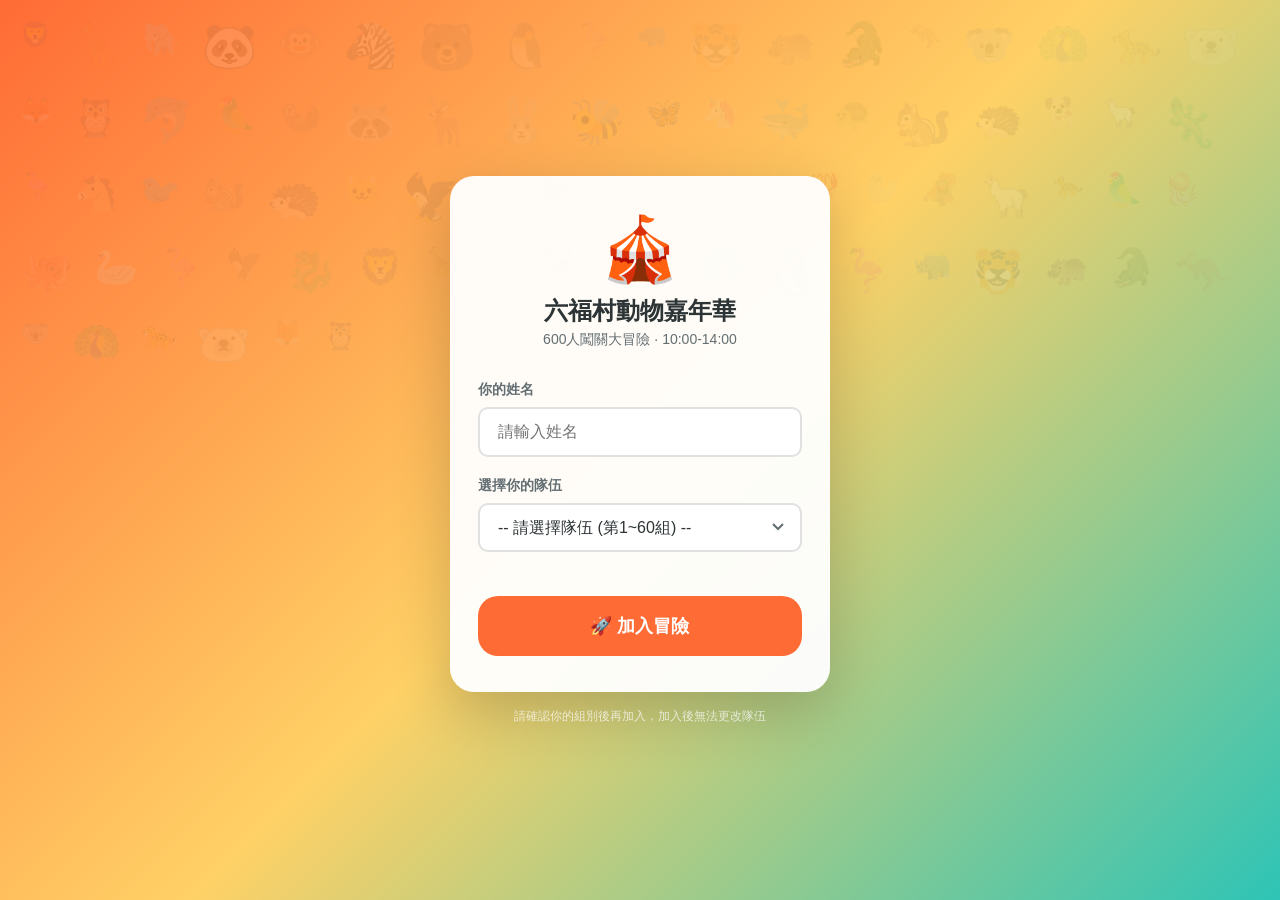
<file: index.html>
<!DOCTYPE html>
<html lang="zh-TW">
<head>
  <meta charset="UTF-8">
  <meta name="viewport" content="width=device-width, initial-scale=1.0, maximum-scale=1.0, user-scalable=no">
  <meta name="apple-mobile-web-app-capable" content="yes">
  <meta name="apple-mobile-web-app-status-bar-style" content="black-translucent">
  <meta name="theme-color" content="#FF6B35">
  <link rel="manifest" href="manifest.json">
  <link rel="apple-touch-icon" href="assets/icons/icon-192.png">
  <title>六福村動物嘉年華</title>
  <link rel="stylesheet" href="css/common.css">
  <style>
    .login-page {
      min-height: 100vh;
      display: flex;
      flex-direction: column;
      align-items: center;
      justify-content: center;
      padding: 24px;
      background: linear-gradient(135deg, #FF6B35 0%, #FFD166 50%, #2EC4B6 100%);
      position: relative;
      overflow: hidden;
    }
    .login-bg-animals {
      position: absolute;
      top: 0; left: 0; right: 0; bottom: 0;
      font-size: 40px;
      opacity: 0.15;
      pointer-events: none;
      display: flex;
      flex-wrap: wrap;
      align-content: flex-start;
      gap: 20px;
      padding: 20px;
      overflow: hidden;
    }
    .login-card {
      width: 100%;
      max-width: 380px;
      background: rgba(255,255,255,0.95);
      border-radius: 24px;
      padding: 36px 28px;
      box-shadow: 0 20px 60px rgba(0,0,0,0.2);
      position: relative;
      z-index: 1;
      animation: fadeIn 0.6s ease;
    }
    .login-logo {
      text-align: center;
      margin-bottom: 8px;
    }
    .login-logo-icon {
      font-size: 64px;
      display: block;
      margin-bottom: 8px;
    }
    .login-title {
      text-align: center;
      font-size: 24px;
      font-weight: 900;
      color: var(--text);
      margin-bottom: 4px;
    }
    .login-subtitle {
      text-align: center;
      font-size: 14px;
      color: var(--text-light);
      margin-bottom: 32px;
    }
    .team-option {
      display: flex;
      align-items: center;
      gap: 8px;
    }
    .team-preview {
      margin-top: 12px;
      padding: 16px;
      background: linear-gradient(135deg, var(--primary), var(--accent));
      border-radius: var(--radius);
      color: white;
      text-align: center;
      display: none;
    }
    .team-preview.show { display: block; animation: fadeIn 0.3s ease; }
    .team-preview-emoji { font-size: 48px; }
    .team-preview-name { font-size: 20px; font-weight: 700; margin-top: 4px; }
    .team-preview-number { font-size: 13px; opacity: 0.8; }
    .login-footer {
      text-align: center;
      margin-top: 16px;
      font-size: 12px;
      color: rgba(255,255,255,0.7);
      position: relative;
      z-index: 1;
    }
    @keyframes bounce {
      0%, 100% { transform: translateY(0); }
      50% { transform: translateY(8px); }
    }
  </style>
</head>
<body>

<div class="login-page">
  <div class="login-bg-animals" id="bgAnimals"></div>

  <div class="login-card">
    <div class="login-logo">
      <span class="login-logo-icon">🎪</span>
    </div>
    <h1 class="login-title">六福村動物嘉年華</h1>
    <p class="login-subtitle">600人闖關大冒險 · 10:00-14:00</p>

    <form id="loginForm" onsubmit="return handleLogin(event)">
      <div class="form-group">
        <label class="form-label">你的姓名</label>
        <input type="text" class="input" id="playerName" placeholder="請輸入姓名" required maxlength="20" autocomplete="off">
      </div>

      <div class="form-group">
        <label class="form-label">選擇你的隊伍</label>
        <select class="select" id="teamSelect" required onchange="showTeamPreview()">
          <option value="">-- 請選擇隊伍 (第1~60組) --</option>
        </select>
      </div>

      <div class="team-preview" id="teamPreview">
        <div class="team-preview-emoji" id="previewEmoji"></div>
        <div class="team-preview-name" id="previewName"></div>
        <div class="team-preview-number" id="previewNumber"></div>
      </div>

      <button type="submit" class="btn btn-primary btn-block btn-lg" id="loginBtn" style="margin-top: 24px;">
        🚀 加入冒險
      </button>
    </form>
  </div>

  <p class="login-footer">請確認你的組別後再加入，加入後無法更改隊伍</p>
</div>

<script src="js/config.js"></script>
<script src="js/api.js"></script>
<script src="js/auth.js"></script>
<script src="js/audio.js"></script>
<script>
  // 如果已登入，直接跳轉
  if (Auth.isLoggedIn()) {
    window.location.href = 'map.html';
  }

  // 填充隊伍下拉選單
  const select = document.getElementById('teamSelect');
  CONFIG.TEAMS.forEach(team => {
    const opt = document.createElement('option');
    opt.value = team.id;
    opt.textContent = `第${team.id}組 ${team.emoji} ${team.name}`;
    select.appendChild(opt);
  });

  // 背景動物裝飾
  const animals = CONFIG.TEAMS.map(t => t.emoji);
  const bgEl = document.getElementById('bgAnimals');
  for (let i = 0; i < 80; i++) {
    const span = document.createElement('span');
    span.textContent = animals[i % animals.length];
    span.style.opacity = 0.3 + Math.random() * 0.4;
    span.style.fontSize = (24 + Math.random() * 24) + 'px';
    bgEl.appendChild(span);
  }

  // 顯示隊伍預覽
  function showTeamPreview() {
    const teamId = parseInt(select.value);
    const preview = document.getElementById('teamPreview');
    if (!teamId) {
      preview.classList.remove('show');
      return;
    }
    const team = getTeamById(teamId);
    document.getElementById('previewEmoji').textContent = team.emoji;
    document.getElementById('previewName').textContent = team.name;
    document.getElementById('previewNumber').textContent = `第 ${team.id} 組 · 每組10人`;
    preview.classList.add('show');
    AudioEngine.init();
    AudioEngine.tapButton();
  }

  // 登入處理
  async function handleLogin(e) {
    e.preventDefault();
    const name = document.getElementById('playerName').value.trim();
    const teamId = document.getElementById('teamSelect').value;

    if (!name) { alert('請輸入姓名'); return false; }
    if (!teamId) { alert('請選擇隊伍'); return false; }

    const btn = document.getElementById('loginBtn');
    btn.disabled = true;
    btn.textContent = '加入中...';

    try {
      AudioEngine.init();
      AudioEngine.unlockGame();
      API.init();
      await Auth.register(name, teamId);
      window.location.href = 'map.html';
    } catch (err) {
      // 即使 API 失敗，本地 session 已建立
      window.location.href = 'map.html';
    }

    return false;
  }
</script>

<script>
  if ('serviceWorker' in navigator) {
    navigator.serviceWorker.register('sw.js');
  }

  // 加到主畫面提示
  let deferredPrompt;
  window.addEventListener('beforeinstallprompt', (e) => {
    e.preventDefault();
    deferredPrompt = e;
    showInstallBanner();
  });

  function showInstallBanner() {
    if (window.navigator.standalone || window.matchMedia('(display-mode: standalone)').matches) return;
    const banner = document.createElement('div');
    banner.style.cssText = 'position:fixed;bottom:0;left:0;right:0;background:white;padding:16px 20px;box-shadow:0 -4px 20px rgba(0,0,0,0.15);z-index:999;display:flex;align-items:center;gap:12px;border-radius:16px 16px 0 0;';
    banner.innerHTML = `
      <div style="font-size:32px">📲</div>
      <div style="flex:1">
        <div style="font-weight:700;font-size:14px">加到主畫面</div>
        <div style="font-size:12px;color:#666">像 App 一樣快速開啟</div>
      </div>
      <button onclick="installApp()" style="background:var(--primary);color:white;border:none;border-radius:10px;padding:10px 18px;font-weight:700;font-size:13px;cursor:pointer">安裝</button>
      <button onclick="this.parentElement.remove()" style="background:none;border:none;font-size:18px;cursor:pointer;color:#999">✕</button>
    `;
    document.body.appendChild(banner);
  }

  async function installApp() {
    if (!deferredPrompt) return;
    deferredPrompt.prompt();
    await deferredPrompt.userChoice;
    deferredPrompt = null;
    document.querySelector('[onclick="installApp()"]')?.parentElement?.remove();
  }

  // iOS 偵測
  const isIOS = /iPhone|iPad|iPod/.test(navigator.userAgent);
  const isStandalone = window.navigator.standalone || window.matchMedia('(display-mode: standalone)').matches;
  // 偵測 in-app browser（LINE, Facebook, Instagram, WeChat 等）
  const isInAppBrowser = /Line\/|FBAV\/|FBAN\/|Instagram|MicroMessenger|Twitter/i.test(navigator.userAgent);

  if (isIOS && !isStandalone) {
    setTimeout(() => {
      if (isInAppBrowser) {
        showOpenInSafariTip();
      } else {
        showIOSInstallTip();
      }
    }, 1500);
  }

  // 在 LINE/FB 等 in-app browser 中，提示用戶用 Safari 開啟
  function showOpenInSafariTip() {
    const tip = document.createElement('div');
    tip.id = 'ios-tip';
    tip.style.cssText = 'position:fixed;bottom:0;left:0;right:0;background:white;padding:20px 20px 28px;box-shadow:0 -4px 20px rgba(0,0,0,0.2);z-index:9999;border-radius:20px 20px 0 0;text-align:center;';
    tip.innerHTML = `
      <div style="font-size:36px;margin-bottom:8px">🌐</div>
      <div style="font-weight:800;font-size:16px;margin-bottom:12px">請用 Safari 開啟</div>
      <div style="font-size:13px;color:#666;line-height:1.8;margin-bottom:16px">
        目前在應用程式內瀏覽器中，無法加入主畫面。<br>
        請點擊右下角 <strong>「⋯」</strong> 或 <strong>「用瀏覽器開啟」</strong><br>
        使用 <strong>Safari</strong> 開啟本頁面
      </div>
      <div style="background:#f5f5f5;border-radius:12px;padding:12px 16px;font-size:12px;color:#888;margin-bottom:16px;text-align:left;">
        <div style="margin-bottom:6px"><strong>LINE：</strong>點右下角「⋯」→「在瀏覽器中開啟」</div>
        <div style="margin-bottom:6px"><strong>Facebook：</strong>點右下角「⋯」→「用 Safari 開啟」</div>
        <div><strong>Instagram：</strong>點右上角「⋯」→「在瀏覽器中開啟」</div>
      </div>
      <button onclick="copyURLToClipboard()" style="width:100%;background:var(--primary);color:white;border:none;border-radius:12px;padding:12px;font-weight:700;font-size:14px;cursor:pointer;margin-bottom:8px">📋 複製網址，自行用 Safari 貼上開啟</button>
      <button onclick="this.parentElement.remove()" style="background:none;border:none;color:#999;font-size:13px;cursor:pointer;padding:8px">暫時不要</button>
    `;
    document.body.appendChild(tip);
  }

  function copyURLToClipboard() {
    const url = window.location.href;
    if (navigator.clipboard) {
      navigator.clipboard.writeText(url).then(() => {
        const btn = document.querySelector('#ios-tip button');
        if (btn) { btn.textContent = '✅ 已複製！請開啟 Safari 貼上網址'; btn.style.background = '#2EC4B6'; }
      });
    } else {
      const ta = document.createElement('textarea');
      ta.value = url;
      ta.style.cssText = 'position:fixed;left:-9999px';
      document.body.appendChild(ta);
      ta.select();
      document.execCommand('copy');
      ta.remove();
      const btn = document.querySelector('#ios-tip button');
      if (btn) { btn.textContent = '✅ 已複製！請開啟 Safari 貼上網址'; btn.style.background = '#2EC4B6'; }
    }
  }

  // Safari 中顯示加入主畫面的步驟引導
  function showIOSInstallTip() {
    const tip = document.createElement('div');
    tip.id = 'ios-tip';
    tip.style.cssText = 'position:fixed;bottom:0;left:0;right:0;background:white;padding:20px 20px 28px;box-shadow:0 -4px 20px rgba(0,0,0,0.2);z-index:9999;border-radius:20px 20px 0 0;text-align:center;';
    tip.innerHTML = `
      <div style="font-size:36px;margin-bottom:8px">📲</div>
      <div style="font-weight:800;font-size:16px;margin-bottom:16px">加到主畫面，像 App 一樣開啟</div>
      <div style="display:flex;gap:12px;margin-bottom:16px;text-align:center;">
        <div style="flex:1;background:#f5f5f5;border-radius:12px;padding:12px 8px;">
          <div style="font-size:28px;margin-bottom:4px">⬆️</div>
          <div style="font-size:12px;font-weight:600;">步驟 1</div>
          <div style="font-size:11px;color:#666;margin-top:2px">點擊底部<br>分享按鈕</div>
        </div>
        <div style="flex:1;background:#f5f5f5;border-radius:12px;padding:12px 8px;">
          <div style="font-size:28px;margin-bottom:4px">➕</div>
          <div style="font-size:12px;font-weight:600;">步驟 2</div>
          <div style="font-size:11px;color:#666;margin-top:2px">選擇「加入<br>主畫面」</div>
        </div>
        <div style="flex:1;background:#f5f5f5;border-radius:12px;padding:12px 8px;">
          <div style="font-size:28px;margin-bottom:4px">✅</div>
          <div style="font-size:12px;font-weight:600;">步驟 3</div>
          <div style="font-size:11px;color:#666;margin-top:2px">點「新增」<br>完成安裝</div>
        </div>
      </div>
      <div style="font-size:28px;animation:bounce 1s infinite">⬇️</div>
      <div style="font-size:11px;color:#999;margin-top:4px">Safari 分享按鈕在螢幕最下方</div>
      <button onclick="this.parentElement.remove();localStorage.setItem('ios-tip-dismissed','1')" style="margin-top:12px;background:none;border:1px solid #ddd;border-radius:10px;padding:10px 24px;cursor:pointer;font-size:13px;color:#666">知道了</button>
    `;
    // 已經關閉過就不再顯示
    if (localStorage.getItem('ios-tip-dismissed')) return;
    document.body.appendChild(tip);
  }
</script>

</body>
</html>
</file>
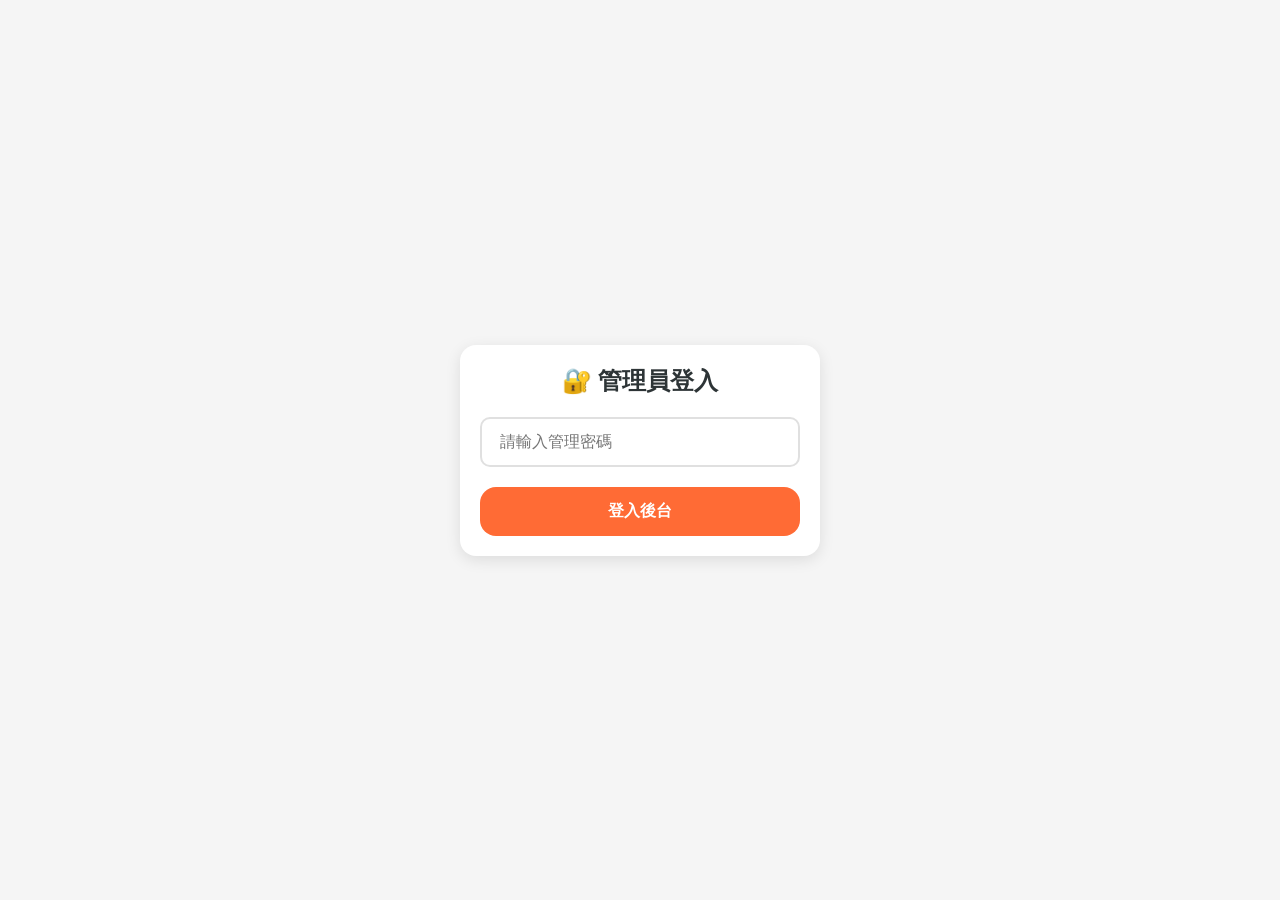
<file: admin.html>
<!DOCTYPE html>
<html lang="zh-TW">
<head>
  <meta charset="UTF-8">
  <meta name="viewport" content="width=device-width, initial-scale=1.0, maximum-scale=1.0, user-scalable=no">
  <meta name="theme-color" content="#FF6B35">
  <link rel="manifest" href="manifest.json">
  <link rel="apple-touch-icon" href="assets/icons/icon-192.png">
  <title>管理後台 - 六福村動物嘉年華</title>
  <link rel="stylesheet" href="css/common.css">
  <style>
    body { background: #f5f5f5; }
    .admin-login {
      min-height: 100vh; display: flex; flex-direction: column;
      align-items: center; justify-content: center; padding: 24px;
    }
    .admin-tabs {
      display: flex; background: white; border-radius: 12px;
      margin: 0 0 16px; overflow: hidden; box-shadow: var(--shadow);
    }
    .admin-tab {
      flex: 1; padding: 12px 8px; text-align: center; font-size: 12px;
      font-weight: 600; border: none; background: white; cursor: pointer;
    }
    .admin-tab.active { background: var(--primary); color: white; }
    .admin-section { display: none; }
    .admin-section.active { display: block; }

    .stat-grid {
      display: grid; grid-template-columns: repeat(2, 1fr); gap: 12px; margin-bottom: 16px;
    }
    .stat-card {
      background: white; border-radius: 12px; padding: 16px; text-align: center;
      box-shadow: var(--shadow);
    }
    .stat-number { font-size: 28px; font-weight: 900; color: var(--primary); }
    .stat-label { font-size: 12px; color: var(--text-light); margin-top: 4px; }

    .broadcast-form {
      background: white; border-radius: var(--radius); padding: 20px;
      box-shadow: var(--shadow); margin-bottom: 16px;
    }
    .broadcast-type-selector {
      display: flex; gap: 8px; margin-bottom: 12px;
    }
    .type-btn {
      flex: 1; padding: 10px; border: 2px solid #e0e0e0; border-radius: 8px;
      background: white; cursor: pointer; text-align: center; font-size: 12px;
    }
    .type-btn.active { border-color: var(--primary); background: rgba(255,107,53,0.1); }

    .photo-grid {
      display: grid; grid-template-columns: repeat(2, 1fr); gap: 12px;
    }
    .photo-card {
      background: white; border-radius: 12px; overflow: hidden;
      box-shadow: var(--shadow);
    }
    .photo-card img {
      width: 100%; aspect-ratio: 1; object-fit: cover;
    }
    .photo-card-info { padding: 10px; font-size: 12px; }
    .photo-card-actions {
      display: flex; gap: 8px; padding: 0 10px 10px;
    }

    .broadcast-history {
      max-height: 300px; overflow-y: auto;
    }
    .broadcast-item {
      background: white; border-radius: 8px; padding: 12px; margin-bottom: 8px;
      box-shadow: 0 1px 3px rgba(0,0,0,0.06); font-size: 13px;
    }

    .points-form {
      background: white; border-radius: var(--radius); padding: 20px;
      box-shadow: var(--shadow);
    }
  </style>
</head>
<body>

<!-- 登入畫面 -->
<div class="admin-login" id="loginPanel">
  <div class="card" style="width:100%;max-width:360px;">
    <h2 style="text-align:center;margin-bottom:20px;">🔐 管理員登入</h2>
    <div class="form-group">
      <input type="password" class="input" id="adminPwd" placeholder="請輸入管理密碼">
    </div>
    <button class="btn btn-primary btn-block" onclick="adminLogin()">登入後台</button>
  </div>
</div>

<!-- 管理面板 -->
<div id="adminPanel" style="display:none;">
  <div class="top-bar">
    <div style="width:40px;"></div>
    <div class="top-bar-title">⚙️ 管理後台</div>
    <button class="top-bar-action" onclick="refreshDashboard()">🔄</button>
  </div>

  <div style="padding:64px 16px 24px;">
    <div class="admin-tabs">
      <button class="admin-tab active" onclick="switchAdmin('dashboard',this)">📊</button>
      <button class="admin-tab" onclick="switchAdmin('broadcast',this)">📢</button>
      <button class="admin-tab" onclick="switchAdmin('photos',this)">📷</button>
      <button class="admin-tab" onclick="switchAdmin('points',this)">🏆</button>
    </div>

    <!-- 儀表板 -->
    <div class="admin-section active" id="sec-dashboard">
      <div class="stat-grid" id="statGrid">
        <div class="stat-card"><div class="stat-number" id="statPlayers">-</div><div class="stat-label">已報到玩家</div></div>
        <div class="stat-card"><div class="stat-number" id="statGames">-</div><div class="stat-label">遊戲總次數</div></div>
        <div class="stat-card"><div class="stat-number" id="statUnlocks">-</div><div class="stat-label">遊戲解鎖數</div></div>
        <div class="stat-card"><div class="stat-number" id="statAdventures">-</div><div class="stat-label">冒險完成數</div></div>
        <div class="stat-card"><div class="stat-number" id="statPhotos">-</div><div class="stat-label">待審照片</div></div>
        <div class="stat-card"><div class="stat-number" id="statTime">-</div><div class="stat-label">目前時間</div></div>
      </div>
      <button class="btn btn-outline btn-block" onclick="recalcPoints()">🔄 重新計算所有團隊分數</button>
    </div>

    <!-- 廣播 -->
    <div class="admin-section" id="sec-broadcast">
      <div class="broadcast-form">
        <h3 style="margin-bottom:12px;">📢 發送廣播訊息</h3>
        <div class="broadcast-type-selector">
          <div class="type-btn active" data-type="text" onclick="selectBroadcastType('text',this)">📝 文字</div>
          <div class="type-btn" data-type="image" onclick="selectBroadcastType('image',this)">📷 圖片</div>
          <div class="type-btn" data-type="location" onclick="selectBroadcastType('location',this)">📍 座標</div>
        </div>
        <div class="form-group">
          <textarea class="input" id="broadcastContent" rows="3" placeholder="輸入訊息內容..." style="resize:none;"></textarea>
        </div>
        <div id="locationFields" style="display:none;">
          <div style="display:flex;gap:8px;margin-bottom:12px;">
            <input type="number" class="input" id="bcLat" placeholder="緯度" step="0.0001">
            <input type="number" class="input" id="bcLng" placeholder="經度" step="0.0001">
          </div>
        </div>
        <button class="btn btn-primary btn-block" onclick="sendBroadcast()">📤 發送給所有玩家</button>
      </div>

      <h3 style="margin:16px 0 8px;">歷史訊息</h3>
      <div class="broadcast-history" id="broadcastHistory"></div>
    </div>

    <!-- 照片驗證 -->
    <div class="admin-section" id="sec-photos">
      <h3 style="margin-bottom:12px;">📷 待驗證照片</h3>
      <div class="photo-grid" id="photoGrid">
        <p style="color:var(--text-light);grid-column:1/-1;text-align:center;padding:40px;">載入中...</p>
      </div>
    </div>

    <!-- 加分 -->
    <div class="admin-section" id="sec-points">
      <div class="points-form">
        <h3 style="margin-bottom:16px;">🏆 手動加分</h3>
        <div class="form-group">
          <label class="form-label">選擇隊伍</label>
          <select class="select" id="pointsTeam">
            <option value="">-- 選擇隊伍 --</option>
          </select>
        </div>
        <div class="form-group">
          <label class="form-label">加分分數</label>
          <input type="number" class="input" id="pointsAmount" placeholder="輸入分數" value="100">
        </div>
        <div class="form-group">
          <label class="form-label">原因說明</label>
          <input type="text" class="input" id="pointsReason" placeholder="例：最佳團隊精神獎">
        </div>
        <button class="btn btn-accent btn-block" onclick="addManualPoints()">➕ 確認加分</button>
      </div>
    </div>
  </div>
</div>

<script src="js/config.js"></script>
<script src="js/api.js"></script>
<script src="js/audio.js"></script>
<script>
  let adminPassword = '';
  let broadcastType = 'text';

  API.init();

  // 填充隊伍下拉選單
  const teamSelect = document.getElementById('pointsTeam');
  CONFIG.TEAMS.forEach(t => {
    const opt = document.createElement('option');
    opt.value = t.id;
    opt.textContent = `${t.emoji} ${t.name} (第${t.id}組)`;
    teamSelect.appendChild(opt);
  });

  function adminLogin() {
    adminPassword = document.getElementById('adminPwd').value;
    if (!adminPassword) { alert('請輸入密碼'); return; }
    document.getElementById('loginPanel').style.display = 'none';
    document.getElementById('adminPanel').style.display = 'block';
    refreshDashboard();
    loadPhotos();
    loadBroadcastHistory();
  }

  function switchAdmin(section, btn) {
    document.querySelectorAll('.admin-section').forEach(el => el.classList.remove('active'));
    document.getElementById('sec-' + section).classList.add('active');
    document.querySelectorAll('.admin-tab').forEach(el => el.classList.remove('active'));
    btn.classList.add('active');
  }

  // === 儀表板 ===
  async function refreshDashboard() {
    try {
      const data = await API.get('getDashboard', { action: 'getDashboard' }, 0);
      if (data.dashboard) {
        const d = data.dashboard;
        document.getElementById('statPlayers').textContent = d.totalPlayers;
        document.getElementById('statGames').textContent = d.totalGamePlays;
        document.getElementById('statUnlocks').textContent = d.totalUnlocks;
        document.getElementById('statAdventures').textContent = d.totalAdventureCompletions;
        document.getElementById('statPhotos').textContent = d.pendingPhotos;
        document.getElementById('statTime').textContent = new Date().toLocaleTimeString('zh-TW');
      }
    } catch (e) {
      console.error('Dashboard 載入失敗', e);
    }
  }

  async function recalcPoints() {
    if (!confirm('確定要重新計算所有團隊分數？')) return;
    try {
      await API.post('ADMIN', { action: 'recalcTeamPoints', password: adminPassword });
      alert('✅ 重算完成！');
      refreshDashboard();
    } catch (e) {
      alert('❌ 失敗: ' + e.message);
    }
  }

  // === 廣播 ===
  function selectBroadcastType(type, btn) {
    broadcastType = type;
    document.querySelectorAll('.type-btn').forEach(el => el.classList.remove('active'));
    btn.classList.add('active');
    document.getElementById('locationFields').style.display = type === 'location' ? 'block' : 'none';
    const placeholder = { text: '輸入文字訊息...', image: '輸入圖片 URL...', location: '輸入地點說明...' };
    document.getElementById('broadcastContent').placeholder = placeholder[type] || '';
  }

  async function sendBroadcast() {
    const content = document.getElementById('broadcastContent').value.trim();
    if (!content) { alert('請輸入訊息內容'); return; }

    const body = {
      action: 'broadcast',
      password: adminPassword,
      type: broadcastType,
      content: content,
      lat: broadcastType === 'location' ? parseFloat(document.getElementById('bcLat').value) || null : null,
      lng: broadcastType === 'location' ? parseFloat(document.getElementById('bcLng').value) || null : null
    };

    try {
      await API.post('ADMIN', body);
      alert('✅ 廣播已發送！');
      document.getElementById('broadcastContent').value = '';
      loadBroadcastHistory();
    } catch (e) {
      alert('❌ 發送失敗: ' + e.message);
    }
  }

  async function loadBroadcastHistory() {
    try {
      const data = await API.get('getBroadcasts', { action: 'getBroadcasts', since: new Date(0).toISOString() }, 0);
      const container = document.getElementById('broadcastHistory');
      if (data.broadcasts && data.broadcasts.length > 0) {
        container.innerHTML = data.broadcasts.slice(0, 20).map(b => {
          const time = new Date(b.timestamp).toLocaleTimeString('zh-TW');
          const icons = { text: '📝', image: '📷', voice: '🎤', location: '📍' };
          return `<div class="broadcast-item">
            <span>${icons[b.type] || '📢'}</span>
            <strong>${time}</strong> — ${b.content}
          </div>`;
        }).join('');
      } else {
        container.innerHTML = '<p style="text-align:center;color:var(--text-light);padding:20px;">尚無廣播訊息</p>';
      }
    } catch { /* ignore */ }
  }

  // === 照片驗證 ===
  async function loadPhotos() {
    try {
      const data = await API.get('getPendingPhotos', { action: 'getPendingPhotos' }, 0);
      const grid = document.getElementById('photoGrid');
      if (data.pending && data.pending.length > 0) {
        grid.innerHTML = data.pending.map(p => {
          const team = getTeamById(p.teamId);
          return `<div class="photo-card">
            <img src="${p.photoUrl}" alt="team photo" onerror="this.src='data:image/svg+xml,<svg xmlns=%22http://www.w3.org/2000/svg%22 width=%22200%22 height=%22200%22><text x=%2250%25%22 y=%2250%25%22 text-anchor=%22middle%22 font-size=%2240%22>📷</text></svg>'">
            <div class="photo-card-info">
              ${team ? team.emoji + ' ' + team.name : '隊伍' + p.teamId} · ${p.taskId}
            </div>
            <div class="photo-card-actions">
              <button class="btn btn-sm btn-secondary" onclick="verifyPhoto(${p.rowIndex}, true)">✅</button>
              <button class="btn btn-sm btn-outline" onclick="verifyPhoto(${p.rowIndex}, false)" style="font-size:12px;">❌</button>
            </div>
          </div>`;
        }).join('');
      } else {
        grid.innerHTML = '<p style="color:var(--text-light);grid-column:1/-1;text-align:center;padding:40px;">目前沒有待驗證照片</p>';
      }
    } catch { /* ignore */ }
  }

  async function verifyPhoto(rowIndex, approved) {
    const points = approved ? parseInt(prompt('給予分數 (預設200):', '200')) || 200 : 0;
    try {
      await API.post('ADMIN', {
        action: 'verifyPhoto',
        password: adminPassword,
        completionRow: rowIndex,
        verified: approved,
        points: points,
        adminNotes: approved ? '通過' : '未通過'
      });
      alert(approved ? '✅ 已核准 +' + points + '分' : '❌ 已拒絕');
      loadPhotos();
      refreshDashboard();
    } catch (e) {
      alert('❌ 操作失敗: ' + e.message);
    }
  }

  // === 手動加分 ===
  async function addManualPoints() {
    const teamId = parseInt(document.getElementById('pointsTeam').value);
    const points = parseInt(document.getElementById('pointsAmount').value);
    const reason = document.getElementById('pointsReason').value.trim();

    if (!teamId) { alert('請選擇隊伍'); return; }
    if (!points) { alert('請輸入分數'); return; }
    if (!reason) { alert('請輸入原因'); return; }

    const team = getTeamById(teamId);
    if (!confirm(`確認為 ${team.emoji} ${team.name} 加 ${points} 分？\n原因：${reason}`)) return;

    try {
      await API.post('ADMIN', {
        action: 'addManualPoints',
        password: adminPassword,
        teamId: teamId,
        points: points,
        detail: reason
      });
      alert(`✅ 已為 ${team.name} 加 ${points} 分！`);
      document.getElementById('pointsReason').value = '';
      refreshDashboard();
    } catch (e) {
      alert('❌ 加分失敗: ' + e.message);
    }
  }

  // 自動刷新
  setInterval(refreshDashboard, 30000);
</script>

<script>
  if ('serviceWorker' in navigator) {
    navigator.serviceWorker.register('sw.js');
  }
</script>

</body>
</html>
</file>
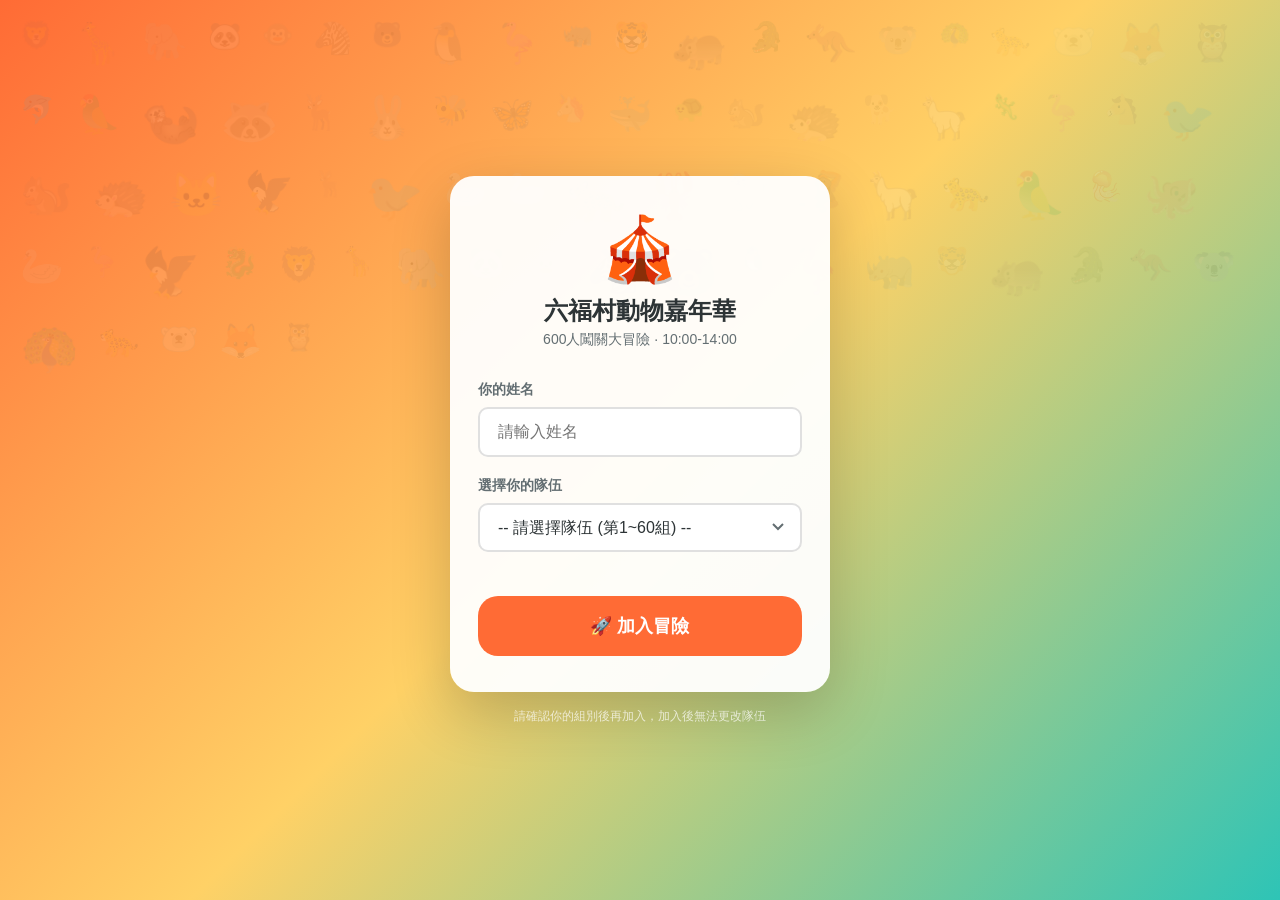
<file: adventure.html>
<!DOCTYPE html>
<html lang="zh-TW">
<head>
  <meta charset="UTF-8">
  <meta name="viewport" content="width=device-width, initial-scale=1.0, maximum-scale=1.0, user-scalable=no">
  <meta name="apple-mobile-web-app-capable" content="yes">
  <meta name="theme-color" content="#FF6B35">
  <link rel="manifest" href="manifest.json">
  <link rel="apple-touch-icon" href="assets/icons/icon-192.png">
  <title>冒險任務 - 六福村動物嘉年華</title>
  <link rel="stylesheet" href="css/common.css">
  <style>
    body { background: var(--bg); }
    .task-card {
      background: white; border-radius: var(--radius); padding: 20px;
      margin-bottom: 16px; box-shadow: var(--shadow);
    }
    .task-header {
      display: flex; align-items: center; gap: 12px; margin-bottom: 12px;
    }
    .task-icon { font-size: 40px; }
    .task-name { font-size: 18px; font-weight: 700; }
    .task-points { font-size: 14px; color: var(--primary); font-weight: 600; }
    .task-status {
      display: inline-block; padding: 4px 12px; border-radius: 20px;
      font-size: 12px; font-weight: 600;
    }
    .status-pending { background: #FFF3E0; color: #E65100; }
    .status-verifying { background: #E3F2FD; color: #1565C0; }
    .status-done { background: #E8F5E9; color: #2E7D32; }

    .gps-panel {
      background: #F5F5F5; border-radius: 12px; padding: 16px;
      margin: 12px 0;
    }
    .gps-distance { font-size: 28px; font-weight: 900; color: var(--primary); text-align: center; }
    .gps-label { font-size: 12px; color: var(--text-light); text-align: center; }
    .dwell-bar {
      height: 8px; background: #e0e0e0; border-radius: 4px; margin-top: 8px; overflow: hidden;
    }
    .dwell-fill {
      height: 100%; background: linear-gradient(90deg, var(--secondary), var(--primary));
      border-radius: 4px; transition: width 1s linear;
    }

    .photo-section { margin-top: 16px; }
    .photo-canvas-wrap {
      width: 100%; aspect-ratio: 1; background: #f0f0f0;
      border-radius: 12px; overflow: hidden; margin: 12px 0;
      display: flex; align-items: center; justify-content: center;
    }
    .photo-canvas-wrap canvas { width: 100%; height: 100%; }
    .photo-placeholder {
      color: var(--text-light); font-size: 48px;
    }
  </style>
</head>
<body>

<div class="top-bar">
  <button class="top-bar-back" onclick="window.location.href='map.html'">←</button>
  <div class="top-bar-title">🎢 冒險任務</div>
  <div style="width:40px;"></div>
</div>

<div id="notification-bar"></div>

<div class="page-container" id="content"></div>

<script src="js/config.js"></script>
<script src="js/api.js"></script>
<script src="js/auth.js"></script>
<script src="js/audio.js"></script>
<script src="js/gps.js"></script>
<script src="js/broadcast.js"></script>
<script src="js/photo.js"></script>
<script>
  if (!Auth.requireLogin()) throw new Error('未登入');
  const session = Auth.getSession();
  AudioEngine.init();
  API.init();
  GPS.init();
  Broadcast.init();

  const params = new URLSearchParams(window.location.search);
  const taskId = params.get('id');

  if (taskId) {
    showTaskDetail(taskId);
  } else {
    showTaskList();
  }

  function showTaskList() {
    const content = document.getElementById('content');
    content.innerHTML = '<h2 style="font-size:18px;margin-bottom:16px;">🎢 冒險任務列表</h2>' +
      CONFIG.ADVENTURES.map(adv => `
        <div class="task-card" onclick="window.location.href='adventure.html?id=${adv.id}'">
          <div class="task-header">
            <div class="task-icon">${adv.icon}</div>
            <div>
              <div class="task-name">${adv.name}</div>
              <div class="task-points">🏆 ${adv.points} 分</div>
            </div>
          </div>
          <div style="font-size:13px;color:var(--text-light);">
            ${adv.requirePhoto ? '📸 拍攝團隊照片上傳驗證' : `📍 前往設施 · ⏱ 停留${adv.dwellSeconds}秒驗證搭乘`}
          </div>
        </div>
      `).join('');
  }

  function showTaskDetail(id) {
    const adv = getAdventureById(id);
    if (!adv) { showTaskList(); return; }

    const content = document.getElementById('content');

    if (adv.requirePhoto) {
      showPhotoTask(adv, content);
    } else {
      showGpsTask(adv, content);
    }
  }

  // === GPS 停留驗證任務 ===
  function showGpsTask(adv, content) {
    const isTesting = typeof TEST_MODE !== 'undefined' && TEST_MODE;
    content.innerHTML = `
      <div class="task-card">
        <div class="task-header">
          <div class="task-icon">${adv.icon}</div>
          <div>
            <div class="task-name">${adv.name}</div>
            <div class="task-points">🏆 ${adv.points} 分</div>
          </div>
        </div>
        <p style="font-size:14px;color:var(--text-light);margin-bottom:12px;">
          前往遊樂設施附近，停留 ${adv.dwellSeconds} 秒即可驗證搭乘體驗
        </p>

        <div class="gps-panel">
          <div class="gps-distance" id="distDisplay">${isTesting ? '🧪 測試模式' : '定位中...'}</div>
          <div class="gps-label">距離設施</div>
          <div id="dwellSection" style="display:none;margin-top:12px;">
            <div class="gps-label">停留時間：<span id="dwellTime">0</span> / ${adv.dwellSeconds} 秒</div>
            <div class="dwell-bar">
              <div class="dwell-fill" id="dwellFill" style="width:0%"></div>
            </div>
          </div>
        </div>

        <button class="btn ${isTesting ? 'btn-accent' : 'btn-primary'} btn-block" id="verifyBtn" ${isTesting ? '' : 'disabled'} onclick="submitGpsVerification('${adv.id}')">
          ${isTesting ? '🧪 測試模式：直接驗證' : '⏳ 尚未到達設施範圍'}
        </button>
      </div>
    `;

    let inZone = false;
    let dwellStart = null;
    let dwellInterval = null;

    GPS.onUpdate((pos) => {
      const dist = GPS.distanceTo(adv.lat, adv.lng);
      document.getElementById('distDisplay').textContent = GPS.formatDistance(dist);

      if (dist <= adv.radius) {
        if (!inZone) {
          inZone = true;
          dwellStart = Date.now();
          document.getElementById('dwellSection').style.display = 'block';
          AudioEngine.enterZone();

          dwellInterval = setInterval(() => {
            const elapsed = Math.floor((Date.now() - dwellStart) / 1000);
            document.getElementById('dwellTime').textContent = elapsed;
            const pct = Math.min(100, (elapsed / adv.dwellSeconds) * 100);
            document.getElementById('dwellFill').style.width = pct + '%';

            if (elapsed >= adv.dwellSeconds) {
              clearInterval(dwellInterval);
              const btn = document.getElementById('verifyBtn');
              btn.disabled = false;
              btn.textContent = '✅ 驗證完成，提交!';
              btn.className = 'btn btn-accent btn-block';
              AudioEngine.unlockGame();
            }
          }, 1000);
        }
      } else {
        if (inZone) {
          inZone = false;
          if (dwellInterval) clearInterval(dwellInterval);
          dwellStart = null;
          document.getElementById('dwellSection').style.display = 'none';
          document.getElementById('verifyBtn').disabled = true;
          document.getElementById('verifyBtn').textContent = '⏳ 尚未到達設施範圍';
        }
      }
    });
  }

  async function submitGpsVerification(taskId) {
    const btn = document.getElementById('verifyBtn');
    btn.disabled = true;
    btn.textContent = '提交中...';

    try {
      await API.post('WRITE', {
        action: 'completeAdventure',
        playerId: session.playerId,
        teamId: session.teamId,
        taskId: taskId,
        lat: GPS.getPosition().lat,
        lng: GPS.getPosition().lng
      });
      btn.textContent = '🎉 驗證成功!';
      btn.className = 'btn btn-secondary btn-block';
      AudioEngine.uploadSuccess();
    } catch {
      btn.textContent = '❌ 提交失敗，請重試';
      btn.disabled = false;
      AudioEngine.error();
    }
  }

  // === 拍照任務 ===
  function showPhotoTask(adv, content) {
    const isTesting = typeof TEST_MODE !== 'undefined' && TEST_MODE;
    content.innerHTML = `
      <div class="task-card">
        <div class="task-header">
          <div class="task-icon">${adv.icon}</div>
          <div>
            <div class="task-name">${adv.name}</div>
            <div class="task-points">🏆 ${adv.points} 分</div>
          </div>
        </div>
        ${isTesting ? '<div style="background:#FFF3E0;padding:8px 12px;border-radius:8px;font-size:12px;color:#E65100;margin-bottom:8px;">🧪 測試模式：GPS 限制已解除</div>' : ''}
        <p style="font-size:14px;color:var(--text-light);margin-bottom:8px;">
          拍攝團隊照片，照片會自動加上活動邊框
        </p>

        <div class="photo-section">
          <div class="photo-canvas-wrap" id="photoPreview">
            <canvas id="photoCanvas" style="display:none;"></canvas>
            <div class="photo-placeholder" id="photoPlaceholder">📷</div>
          </div>

          <button class="btn btn-secondary btn-block" onclick="takePhoto()">
            📸 拍攝照片
          </button>
          <button class="btn btn-primary btn-block" id="uploadBtn" style="margin-top:8px;display:none;" onclick="uploadPhoto('${adv.id}')">
            ⬆️ 上傳照片
          </button>
          <div id="uploadStatus" style="text-align:center;margin-top:8px;font-size:13px;color:var(--text-light);"></div>
        </div>
      </div>
    `;

    PhotoModule.init('photoCanvas');
  }

  async function takePhoto() {
    const img = await PhotoModule.capturePhoto();
    if (!img) return;

    document.getElementById('photoCanvas').style.display = 'block';
    document.getElementById('photoPlaceholder').style.display = 'none';

    PhotoModule.renderPreview();
    // 繪製預設邊框
    setTimeout(() => {
      PhotoModule.drawDefaultFrame(session.teamName, session.teamEmoji);
    }, 100);

    document.getElementById('uploadBtn').style.display = 'block';
  }

  async function uploadPhoto(taskId) {
    const btn = document.getElementById('uploadBtn');
    const status = document.getElementById('uploadStatus');
    btn.disabled = true;
    btn.textContent = '上傳中...';
    status.textContent = '📤 正在上傳照片...';

    const result = await PhotoModule.upload(taskId);

    if (result.error) {
      status.textContent = '❌ ' + result.error;
      btn.disabled = false;
      btn.textContent = '⬆️ 重新上傳';
    } else {
      status.textContent = '✅ 上傳成功! 等待管理員驗證';
      btn.textContent = '🎉 已上傳';
      btn.className = 'btn btn-secondary btn-block';
    }
  }

  document.addEventListener('touchstart', () => AudioEngine.resume(), { once: true });
</script>

<script>
  if ('serviceWorker' in navigator) {
    navigator.serviceWorker.register('sw.js');
  }
</script>

</body>
</html>
</file>
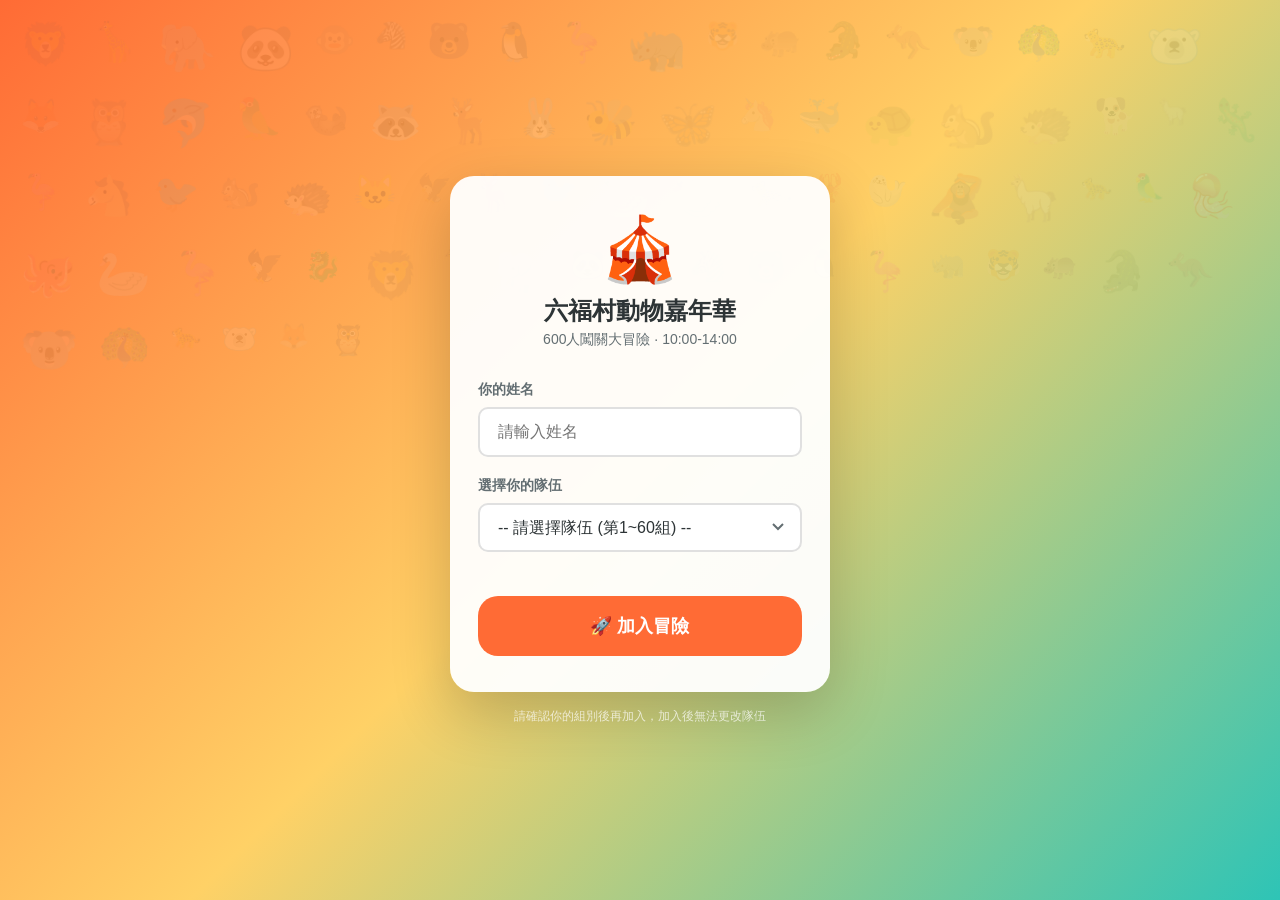
<file: game.html>
<!DOCTYPE html>
<html lang="zh-TW">
<head>
  <meta charset="UTF-8">
  <meta name="viewport" content="width=device-width, initial-scale=1.0, maximum-scale=1.0, user-scalable=no">
  <meta name="apple-mobile-web-app-capable" content="yes">
  <meta name="theme-color" content="#FF6B35">
  <link rel="manifest" href="manifest.json">
  <link rel="apple-touch-icon" href="assets/icons/icon-192.png">
  <title>遊戲 - 六福村動物嘉年華</title>
  <link rel="stylesheet" href="css/common.css">
  <style>
    body { background: #1a1a2e; overflow: hidden; }

    /* 彈幕 */
    .danmaku-container {
      position: fixed; top: 60px; left: 0; right: 0; bottom: 0;
      pointer-events: none; z-index: 20; overflow: hidden;
    }
    .danmaku-item {
      position: absolute; left: 100%;
      white-space: nowrap; font-size: 14px; font-weight: 600;
      color: rgba(255,255,255,0.75); text-shadow: 1px 1px 3px rgba(0,0,0,0.6);
      animation: danmaku-scroll 8s linear forwards;
    }
    @keyframes danmaku-scroll {
      from { transform: translateX(0); }
      to { transform: translateX(calc(-100vw - 100%)); }
    }
    .game-page {
      min-height: 100vh;
      display: flex;
      flex-direction: column;
      padding: 0;
    }
    .game-top-bar {
      display: flex;
      align-items: center;
      padding: 12px 16px;
      background: rgba(0,0,0,0.5);
      color: white;
      position: relative;
      z-index: 30;
    }
    .game-top-bar .back-btn {
      font-size: 20px; border: none; background: none; color: white; cursor: pointer; padding: 8px;
    }
    .game-top-bar .game-title {
      flex: 1; text-align: center; font-size: 17px; font-weight: 700;
    }
    .game-area {
      flex: 1;
      display: flex;
      flex-direction: column;
      align-items: center;
      justify-content: center;
      padding: 8px;
      position: relative;
    }

    /* 遊戲說明畫面 */
    .game-intro {
      text-align: center; color: white; padding: 32px 24px;
      animation: fadeIn 0.4s ease;
    }
    .game-intro-icon { font-size: 72px; margin-bottom: 16px; }
    .game-intro-name { font-size: 28px; font-weight: 900; margin-bottom: 8px; }
    .game-intro-desc { font-size: 15px; color: #ccc; margin-bottom: 24px; line-height: 1.6; }
    .game-intro-rules { text-align: left; font-size: 13px; color: #aaa; margin-bottom: 24px; line-height: 1.8; }

    /* 倒數���時 */
    .countdown-display {
      position: absolute; top: 0; left: 0; right: 0; bottom: 0;
      display: flex; align-items: center; justify-content: center;
      background: rgba(0,0,0,0.8); z-index: 25;
      font-size: 96px; font-weight: 900; color: var(--accent);
      text-shadow: 0 4px 20px rgba(255,209,102,0.5);
    }
  </style>
</head>
<body>

<div class="game-page">
  <div class="game-top-bar">
    <button class="back-btn" onclick="exitGame()">← 返回</button>
    <div class="game-title" id="gameTitle">遊戲</div>
    <button class="back-btn" onclick="showGameSettings()" style="font-size:16px;">⚙️</button>
  </div>

  <div class="game-area" id="gameArea">
    <!-- 動態載入遊戲內容 -->
  </div>
</div>

<!-- 世界彈幕層 -->
<div class="danmaku-container" id="danmakuLayer"></div>

<script src="js/config.js"></script>
<script src="js/api.js"></script>
<script src="js/auth.js"></script>
<script src="js/audio.js"></script>
<script src="js/chat.js"></script>
<script>
  if (!Auth.requireLogin()) throw new Error('未登入');
  AudioEngine.init();
  API.init();
  Chat.init();
  Chat.initDanmaku('danmakuLayer');

  // 全螢幕提示
  (function() {
    if (document.fullscreenElement || window.navigator.standalone) return;
    const tip = document.createElement('div');
    tip.id = 'fullscreenTip';
    tip.style.cssText = 'position:fixed;top:0;left:0;right:0;bottom:0;background:rgba(0,0,0,0.85);z-index:999;display:flex;flex-direction:column;align-items:center;justify-content:center;color:white;text-align:center;padding:32px;';
    tip.innerHTML = `
      <div style="font-size:48px;margin-bottom:16px">📱</div>
      <div style="font-size:20px;font-weight:700;margin-bottom:8px">建議全螢幕遊玩</div>
      <div style="font-size:14px;color:#ccc;margin-bottom:24px">全螢幕可獲得最佳遊戲體驗</div>
      <button onclick="enterFullscreen()" style="background:var(--primary);color:white;border:none;border-radius:12px;padding:14px 32px;font-size:16px;font-weight:700;cursor:pointer;margin-bottom:12px">🔲 進入全螢幕</button>
      <button onclick="this.parentElement.remove()" style="background:none;color:#999;border:none;font-size:14px;cursor:pointer;padding:8px">稍後再說</button>
    `;
    document.body.appendChild(tip);
  })();

  function enterFullscreen() {
    const el = document.documentElement;
    const rfs = el.requestFullscreen || el.webkitRequestFullscreen || el.msRequestFullscreen;
    if (rfs) rfs.call(el);
    const tip = document.getElementById('fullscreenTip');
    if (tip) tip.remove();
  }

  const params = new URLSearchParams(window.location.search);
  const gameId = params.get('id');
  const game = getGameById(gameId);

  if (!game) {
    alert('找不到遊戲');
    window.location.href = 'map.html';
  }

  document.getElementById('gameTitle').textContent = game.icon + ' ' + game.name;
  document.title = game.name + ' - 六福村動物嘉年華';

  // === 共用遊戲框架 ===
  const GameFramework = {
    state: 'intro', // intro, countdown, playing, ended
    score: 0,
    combo: 0,
    maxCombo: 0,
    timeLeft: game.duration,
    timer: null,
    canvas: null,
    ctx: null,
    animFrame: null,

    showIntro() {
      const area = document.getElementById('gameArea');
      area.innerHTML = `
        <div class="game-intro">
          <div class="game-intro-icon">${game.icon}</div>
          <div class="game-intro-name">${game.name}</div>
          <div class="game-intro-desc">${game.description}</div>
          <button class="btn btn-accent btn-lg btn-block" onclick="GameFramework.startCountdown()">
            🎮 開始遊戲
          </button>
        </div>
      `;
    },

    startCountdown() {
      this.state = 'countdown';
      const area = document.getElementById('gameArea');
      area.innerHTML = `
        <div class="game-canvas-container" id="canvasContainer">
          <canvas id="gameCanvas"></canvas>
          <div class="game-hud">
            <div class="game-score-display" id="hudScore">0</div>
            <div class="game-timer" id="hudTimer">${game.duration || '∞'}</div>
          </div>
          <div class="countdown-display" id="countdownDisplay">3</div>
        </div>
      `;

      this.canvas = document.getElementById('gameCanvas');
      const container = document.getElementById('canvasContainer');
      this.canvas.width = container.clientWidth * 2;
      this.canvas.height = container.clientHeight * 2;
      this.ctx = this.canvas.getContext('2d');

      let count = 3;
      const cd = document.getElementById('countdownDisplay');
      const countInterval = setInterval(() => {
        AudioEngine.countdown();
        count--;
        if (count > 0) {
          cd.textContent = count;
        } else {
          clearInterval(countInterval);
          cd.textContent = 'GO!';
          AudioEngine.countdownGo();
          setTimeout(() => {
            cd.remove();
            this.startGame();
          }, 500);
        }
      }, 800);
    },

    startGame() {
      this.state = 'playing';
      this.score = 0;
      this.combo = 0;
      this.maxCombo = 0;
      this.timeLeft = game.duration;
      AudioEngine.gameStart();

      // 啟動計時器
      if (game.duration > 0) {
        this.timer = setInterval(() => {
          this.timeLeft--;
          document.getElementById('hudTimer').textContent = this.timeLeft;
          if (this.timeLeft <= 3 && this.timeLeft > 0) AudioEngine.timerTick();
          if (this.timeLeft <= 0) this.endGame();
        }, 1000);
      }

      // 啟動遊戲邏輯 (由各遊戲 JS 實作)
      if (typeof GameLogic !== 'undefined' && GameLogic.start) {
        GameLogic.start(this.canvas, this.ctx, this);
      }
    },

    addScore(points) {
      this.score += points;
      document.getElementById('hudScore').textContent = this.score;
      AudioEngine.scoreUp();
    },

    addCombo() {
      this.combo++;
      if (this.combo > this.maxCombo) this.maxCombo = this.combo;
      if (this.combo > 1) {
        AudioEngine.comboHit(this.combo);
        this.showComboText(this.combo);
      }
    },

    breakCombo() {
      if (this.combo > 2) AudioEngine.comboBroken();
      this.combo = 0;
    },

    showComboText(n) {
      const el = document.createElement('div');
      el.className = 'game-combo';
      el.textContent = n + ' COMBO!';
      document.getElementById('canvasContainer').appendChild(el);
      setTimeout(() => el.remove(), 600);
    },

    endGame() {
      if (this.state === 'ended') return;
      this.state = 'ended';
      if (this.timer) clearInterval(this.timer);
      if (this.animFrame) cancelAnimationFrame(this.animFrame);
      if (typeof GameLogic !== 'undefined' && GameLogic.stop) GameLogic.stop();

      AudioEngine.gameEnd();
      this.showResult();
      this.submitScore();
    },

    showResult() {
      const container = document.getElementById('canvasContainer');
      const overlay = document.createElement('div');
      overlay.className = 'game-result-overlay';
      overlay.innerHTML = `
        <div class="game-result-label">最終分數</div>
        <div class="game-result-score">${this.score}</div>
        <div class="game-result-rank">最高連擊: ${this.maxCombo}</div>
        <button class="btn btn-accent btn-lg" onclick="GameFramework.restart()" style="margin:8px;">
          🔄 再玩一次
        </button>
        <button class="btn btn-outline btn-lg" onclick="exitGame()" style="margin:8px;color:white;border-color:white;">
          🗺️ 返回地圖
        </button>
      `;
      container.appendChild(overlay);
    },

    async submitScore() {
      const session = Auth.getSession();
      try {
        await API.post('WRITE', {
          action: 'submitScore',
          playerId: session.playerId,
          playerName: session.name,
          teamId: session.teamId,
          gameId: gameId,
          score: this.score
        });
      } catch { /* 佇列重試 */ }
    },

    restart() {
      this.showIntro();
    }
  };

  function showGameSettings() {
    if (GameFramework.state === 'playing') {
      if (GameFramework.timer) clearInterval(GameFramework.timer);
    }
    const overlay = document.createElement('div');
    overlay.id = 'settingsOverlay';
    overlay.style.cssText = 'position:fixed;top:0;left:0;right:0;bottom:0;background:rgba(0,0,0,0.85);z-index:999;display:flex;flex-direction:column;align-items:center;justify-content:center;padding:32px;';
    const session = Auth.getSession();
    overlay.innerHTML = `
      <div style="color:white;text-align:center;max-width:320px;width:100%">
        <div style="font-size:20px;font-weight:700;margin-bottom:16px">⚙️ 遊戲設定</div>
        <div style="font-size:14px;color:#ccc;margin-bottom:24px">${session.teamEmoji} ${session.name} · ${session.teamName}</div>
        <button onclick="document.getElementById('settingsOverlay').remove();if(GameFramework.state==='playing'&&game.duration>0){GameFramework.timer=setInterval(()=>{GameFramework.timeLeft--;document.getElementById('hudTimer').textContent=GameFramework.timeLeft;if(GameFramework.timeLeft<=0)GameFramework.endGame()},1000)}" style="background:var(--primary);color:white;border:none;border-radius:12px;padding:14px;width:100%;font-size:15px;font-weight:700;margin-bottom:10px;cursor:pointer">▶️ 繼續遊戲</button>
        <button onclick="location.reload()" style="background:#555;color:white;border:none;border-radius:12px;padding:14px;width:100%;font-size:15px;font-weight:700;margin-bottom:10px;cursor:pointer">🔄 重新整理</button>
        <button onclick="exitGame()" style="background:#333;color:white;border:none;border-radius:12px;padding:14px;width:100%;font-size:15px;font-weight:700;margin-bottom:10px;cursor:pointer">🗺️ 返回地圖</button>
        <button onclick="if(confirm('確定要登出？')){Auth.logout();localStorage.removeItem('gameUnlocks');window.location.href='index.html'}" style="background:#E53935;color:white;border:none;border-radius:12px;padding:14px;width:100%;font-size:15px;font-weight:700;cursor:pointer">🚪 登出</button>
      </div>
    `;
    document.body.appendChild(overlay);
  }

  function exitGame() {
    if (GameFramework.state === 'playing') {
      if (!confirm('確定要離開遊戲嗎？')) return;
    }
    if (GameFramework.timer) clearInterval(GameFramework.timer);
    if (GameFramework.animFrame) cancelAnimationFrame(GameFramework.animFrame);
    window.location.href = 'map.html';
  }

  // 載入對應遊戲 JS
  const script = document.createElement('script');
  script.src = `js/games/${gameId}.js`;
  script.onload = () => GameFramework.showIntro();
  script.onerror = () => {
    GameFramework.showIntro();
  };
  document.body.appendChild(script);

  document.addEventListener('touchstart', () => AudioEngine.resume(), { once: true });
</script>

<script>
  if ('serviceWorker' in navigator) {
    navigator.serviceWorker.register('sw.js');
  }
</script>

</body>
</html>
</file>
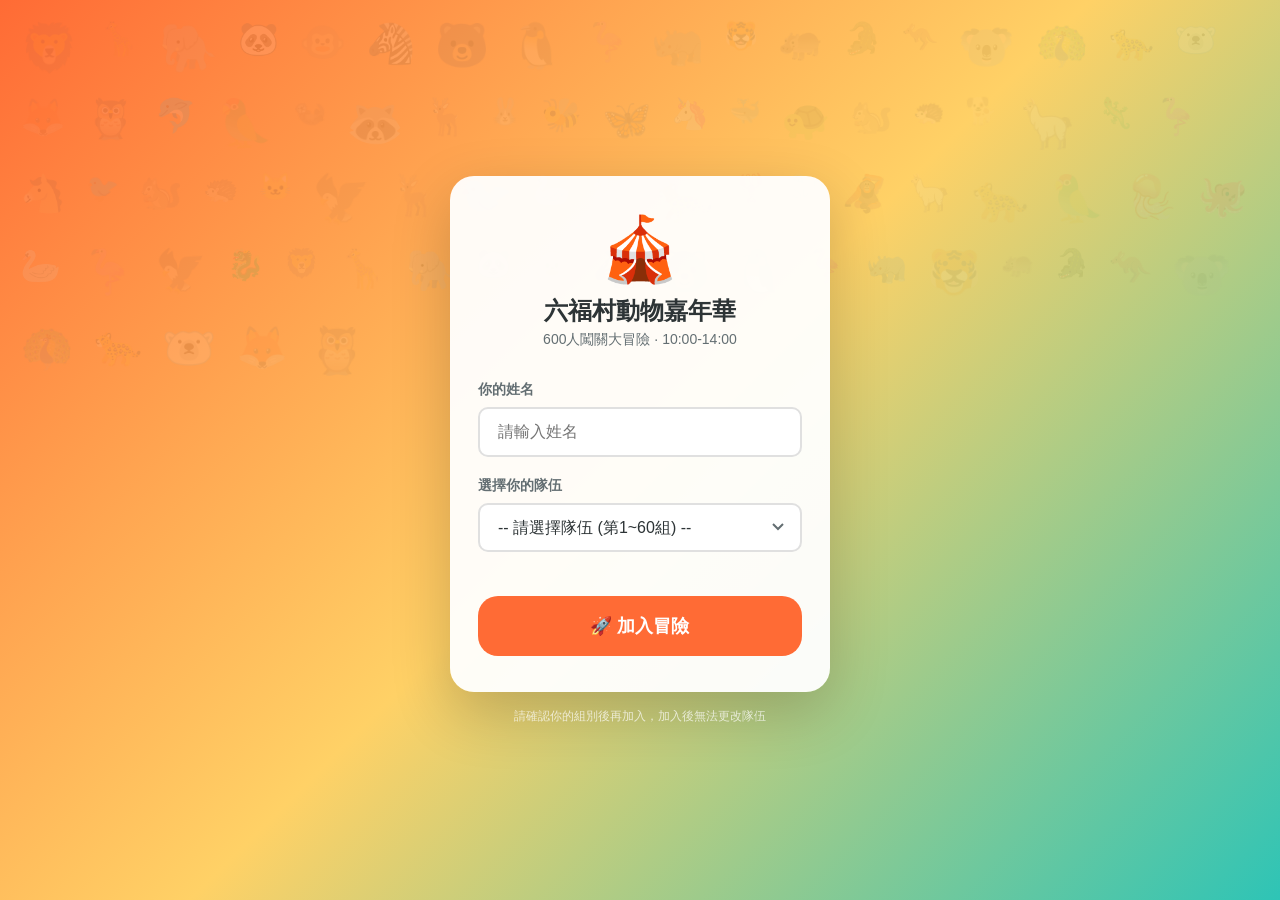
<file: map.html>
<!DOCTYPE html>
<html lang="zh-TW">
<head>
  <meta charset="UTF-8">
  <meta name="viewport" content="width=device-width, initial-scale=1.0, maximum-scale=1.0, user-scalable=no">
  <meta name="apple-mobile-web-app-capable" content="yes">
  <meta name="theme-color" content="#FF6B35">
  <link rel="manifest" href="manifest.json">
  <link rel="apple-touch-icon" href="assets/icons/icon-192.png">
  <title>六福村動物嘉年華 - 地圖</title>
  <link rel="stylesheet" href="css/common.css">
  <style>
    .popup-header { font-size: 20px; font-weight: 700; margin-bottom: 8px; }
    .popup-status { margin: 12px 0; font-size: 14px; font-weight: 600; }
    .my-team { background: rgba(255,107,53,0.08); }

    /* 地圖繪製的格線裝飾 */
    .map-illustrated {
      position: absolute;
      top: 0; left: 0;
      width: 100%; height: 100%;
      pointer-events: none;
    }

    /* GPS 狀態指示 */
    .gps-status {
      position: fixed;
      top: 62px; right: 12px;
      background: white;
      border-radius: 20px;
      padding: 4px 10px;
      font-size: 11px;
      box-shadow: var(--shadow);
      z-index: 50;
      display: flex;
      align-items: center;
      gap: 4px;
    }
    .gps-dot {
      width: 8px; height: 8px;
      border-radius: 50%;
      background: #ccc;
    }
    .gps-dot.active { background: #4CAF50; animation: pulse 2s infinite; }
    .gps-dot.warning { background: #FF9800; }

    /* 分頁內容區 */
    .tab-content { display: none; }
    .tab-content.active { display: block; }
    .tab-content-map { position: fixed; top: 56px; left: 0; right: 0; bottom: calc(60px + var(--safe-bottom)); }

    /* 遊戲列表模式 */
    .game-list {
      padding: 72px 16px calc(76px + var(--safe-bottom));
    }
    .game-card {
      display: flex;
      align-items: center;
      gap: 14px;
      padding: 16px;
      background: white;
      border-radius: var(--radius);
      margin-bottom: 12px;
      box-shadow: var(--shadow);
      cursor: pointer;
      transition: transform 0.2s;
    }
    .game-card:active { transform: scale(0.98); }
    .game-card-icon { font-size: 36px; }
    .game-card-info { flex: 1; }
    .game-card-name { font-size: 16px; font-weight: 700; }
    .game-card-desc { font-size: 12px; color: var(--text-light); margin-top: 2px; }
    .game-card-status { font-size: 13px; font-weight: 600; }
    .game-card-status.locked { color: #999; }
    .game-card-status.unlocked { color: var(--secondary); }

    /* 排行榜內嵌 */
    .score-tabs {
      display: flex;
      gap: 0;
      margin-bottom: 16px;
    }
    .score-tab {
      flex: 1;
      padding: 12px;
      text-align: center;
      font-size: 14px;
      font-weight: 600;
      border: none;
      background: #f0f0f0;
      cursor: pointer;
    }
    .score-tab:first-child { border-radius: 10px 0 0 10px; }
    .score-tab:last-child { border-radius: 0 10px 10px 0; }
    .score-tab.active { background: var(--primary); color: white; }
    #gameSelector {
      display: none;
      margin-bottom: 12px;
    }
    .game-select-chips {
      display: flex;
      flex-wrap: wrap;
      gap: 8px;
    }
    .game-chip {
      padding: 6px 12px;
      border-radius: 20px;
      border: 2px solid #e0e0e0;
      font-size: 13px;
      background: white;
      cursor: pointer;
    }
    .game-chip.active { border-color: var(--primary); background: rgba(255,107,53,0.1); }

    /* 組員定位圓點 */
    .team-member-dot {
      position: absolute; width: 14px; height: 14px;
      background: #9C27B0; border: 2px solid white;
      border-radius: 50%; transform: translate(-50%, -50%);
      z-index: 15; cursor: pointer;
    }
    .team-dot-name {
      position: absolute; top: -18px; left: 50%;
      transform: translateX(-50%); white-space: nowrap;
      font-size: 10px; background: rgba(156,39,176,0.85);
      color: white; padding: 1px 6px; border-radius: 8px;
    }

    /* 聊天面板 */
    #chat-panel {
      position: fixed; bottom: 0; left: 0; right: 0;
      height: 60vh; background: white; z-index: 300;
      border-radius: 20px 20px 0 0;
      box-shadow: 0 -4px 30px rgba(0,0,0,0.2);
      transform: translateY(100%); transition: transform 0.3s ease;
      display: flex; flex-direction: column;
    }
    #chat-panel.open { transform: translateY(0); }
    .chat-header {
      display: flex; align-items: center; gap: 8px;
      padding: 14px 16px 8px; border-bottom: 1px solid #eee;
    }
    .chat-ch-btn {
      flex: 1; padding: 8px; text-align: center; font-size: 13px;
      font-weight: 600; border: 2px solid #e0e0e0; border-radius: 20px;
      background: white; cursor: pointer;
    }
    .chat-ch-btn.active { border-color: var(--primary); background: rgba(255,107,53,0.08); }
    .chat-close { border: none; background: none; font-size: 22px; cursor: pointer; padding: 4px 8px; }
    #chat-messages {
      flex: 1; overflow-y: auto; padding: 12px 16px;
    }
    .chat-msg { margin-bottom: 10px; }
    .chat-msg-me .chat-msg-body { background: rgba(255,107,53,0.1); }
    .chat-msg-head { font-size: 11px; color: #999; margin-bottom: 2px; }
    .chat-msg-body {
      display: inline-block; padding: 8px 12px; border-radius: 14px;
      background: #f0f0f0; font-size: 14px; max-width: 80%; word-break: break-word;
    }
    .chat-input-bar {
      display: flex; gap: 8px; padding: 10px 16px calc(10px + var(--safe-bottom));
      border-top: 1px solid #eee;
    }
    .chat-input-bar input {
      flex: 1; border: 2px solid #e0e0e0; border-radius: 20px;
      padding: 10px 14px; font-size: 14px; outline: none;
    }
    .chat-input-bar input:focus { border-color: var(--primary); }
    .chat-input-bar button {
      background: var(--primary); color: white; border: none;
      border-radius: 20px; padding: 10px 18px; font-weight: 700; cursor: pointer;
    }

    /* 聊天浮動按鈕 */
    .chat-fab {
      position: fixed; bottom: calc(72px + var(--safe-bottom));
      right: 16px; width: 50px; height: 50px;
      border-radius: 50%; background: var(--primary);
      color: white; border: none; font-size: 24px;
      box-shadow: 0 4px 12px rgba(255,107,53,0.4);
      z-index: 100; cursor: pointer;
    }

    /* 任務清單 */
    .task-status-tag {
      display: inline-block; padding: 2px 8px; border-radius: 10px;
      font-size: 11px; font-weight: 600;
    }
    .tag-completed { background: #E8F5E9; color: #2E7D32; }
    .tag-verified { background: #E3F2FD; color: #1565C0; }
    .tag-pending { background: #FFF3E0; color: #E65100; }
    .tag-locked { background: #F5F5F5; color: #999; }
    .tag-unlocked { background: #F3E5F5; color: #7B1FA2; }
  </style>
</head>
<body>

<!-- 頂部導航 -->
<div class="top-bar">
  <div id="topBarTeam" style="font-size:14px;"></div>
  <div class="top-bar-title">🎪 動物嘉年華</div>
  <div style="display:flex;gap:4px;">
    <button class="top-bar-action" onclick="Broadcast.openMessages()" id="bellBtn">🔔</button>
    <button class="top-bar-action" onclick="showSettings()">⚙️</button>
  </div>
</div>

<!-- GPS 狀態 -->
<div class="gps-status" id="gpsStatus">
  <div class="gps-dot" id="gpsDot"></div>
  <span id="gpsText">GPS 定位中...</span>
</div>

<!-- 通知欄 -->
<div id="notification-bar"></div>
<!-- 訊息面板 -->
<div id="message-panel"></div>

<!-- Tab: 地圖 -->
<div class="tab-content tab-content-map active" id="tabMap">
  <div class="map-container" id="mapContainer">
    <div class="map-viewport">
      <div class="map-canvas" id="mapCanvas">
        <canvas id="mapBgCanvas" class="map-illustrated"></canvas>
      </div>
    </div>
  </div>
</div>

<!-- Tab: 遊戲列表 -->
<div class="tab-content" id="tabGames">
  <div class="game-list" id="gameList"></div>
</div>

<!-- Tab: 冒險任務 -->
<div class="tab-content" id="tabAdventure">
  <div class="game-list" id="adventureList"></div>
</div>

<!-- Tab: 排行榜 -->
<div class="tab-content" id="tabScore">
  <div class="page-container">
    <div class="score-tabs">
      <button class="score-tab active" data-tab="team" onclick="ScoreboardEngine.switchTab('team')">🏆 團隊排行</button>
      <button class="score-tab" data-tab="game" onclick="ScoreboardEngine.switchTab('game')">🎮 遊戲排行</button>
    </div>
    <div id="gameSelector">
      <div class="game-select-chips" id="gameChips"></div>
    </div>
    <div id="rankingList"></div>
  </div>
</div>

<!-- Tab: 任務清單 -->
<div class="tab-content" id="tabTasks">
  <div class="game-list" id="taskList">
    <h2 style="font-size:18px;margin-bottom:16px;padding-top:8px;">📋 任務總覽</h2>
    <div id="taskListContent" style="color:#999;text-align:center;padding:40px;">載入中...</div>
  </div>
</div>

<!-- 聊天浮動按鈕 -->
<button class="chat-fab" onclick="Chat.open()">💬</button>

<!-- 聊天面板 -->
<div id="chat-panel">
  <div class="chat-header">
    <button class="chat-ch-btn active" data-channel="team" onclick="Chat.switchChannel('team')">👥 團隊</button>
    <button class="chat-ch-btn" data-channel="world" onclick="Chat.switchChannel('world')">🌍 世界</button>
    <button class="chat-close" onclick="Chat.close()">✕</button>
  </div>
  <div id="chat-messages"></div>
  <div class="chat-input-bar">
    <input type="text" id="chatInput" placeholder="輸入訊息..." maxlength="200"
      onkeydown="if(event.key==='Enter'){sendChatMsg()}">
    <button onclick="sendChatMsg()">送出</button>
  </div>
</div>

<!-- 底部 Tab Bar -->
<div class="tab-bar">
  <button class="tab-item active" data-tab="tabMap" onclick="switchTab('tabMap', this)">
    <span class="tab-icon">🗺️</span>
    <span>地圖</span>
  </button>
  <button class="tab-item" data-tab="tabGames" onclick="switchTab('tabGames', this)">
    <span class="tab-icon">🎮</span>
    <span>遊戲</span>
  </button>
  <button class="tab-item" data-tab="tabAdventure" onclick="switchTab('tabAdventure', this)">
    <span class="tab-icon">🎢</span>
    <span>冒險</span>
  </button>
  <button class="tab-item" data-tab="tabTasks" onclick="switchTab('tabTasks', this)">
    <span class="tab-icon">📋</span>
    <span>任務</span>
  </button>
  <button class="tab-item" data-tab="tabScore" onclick="switchTab('tabScore', this)">
    <span class="tab-icon">🏆</span>
    <span>排行</span>
  </button>
</div>

<script src="js/config.js"></script>
<script src="js/api.js"></script>
<script src="js/auth.js"></script>
<script src="js/audio.js"></script>
<script src="js/gps.js"></script>
<script src="js/broadcast.js"></script>
<script src="js/map-engine.js"></script>
<script src="js/scoreboard-engine.js"></script>
<script src="js/chat.js"></script>
<script>
  // 檢查登入
  if (!Auth.requireLogin()) throw new Error('未登入');

  const session = Auth.getSession();
  document.getElementById('topBarTeam').textContent = `${session.teamEmoji} ${session.teamName}`;

  // 初始化系統
  AudioEngine.init();
  API.init();
  GPS.init();
  Broadcast.init();

  // GPS 狀態更新
  GPS.onUpdate((pos) => {
    const dot = document.getElementById('gpsDot');
    const text = document.getElementById('gpsText');
    if (pos.accuracy <= CONFIG.GPS.accuracyThreshold) {
      dot.className = 'gps-dot active';
      text.textContent = `±${Math.round(pos.accuracy)}m`;
    } else {
      dot.className = 'gps-dot warning';
      text.textContent = `精度 ${Math.round(pos.accuracy)}m`;
    }
  });

  // 繪製簡易樂園地圖背景
  function drawMapBackground() {
    const canvas = document.getElementById('mapBgCanvas');
    const w = 1080, h = 1920;
    canvas.width = w;
    canvas.height = h;
    const ctx = canvas.getContext('2d');

    // 草地底色
    ctx.fillStyle = '#C8E6C9';
    ctx.fillRect(0, 0, w, h);

    // 道路
    ctx.strokeStyle = '#E0E0E0';
    ctx.lineWidth = 40;
    ctx.lineCap = 'round';
    ctx.lineJoin = 'round';

    // 主環路
    ctx.beginPath();
    ctx.moveTo(200, 300); ctx.lineTo(540, 200); ctx.lineTo(880, 350);
    ctx.lineTo(900, 800); ctx.lineTo(700, 1100); ctx.lineTo(540, 1300);
    ctx.lineTo(300, 1200); ctx.lineTo(180, 900); ctx.lineTo(200, 500);
    ctx.closePath();
    ctx.stroke();
    ctx.fillStyle = '#F5F5F5';
    ctx.fill();

    // 支線
    ctx.beginPath();
    ctx.moveTo(540, 200); ctx.lineTo(540, 600);
    ctx.moveTo(540, 800); ctx.lineTo(540, 1300);
    ctx.moveTo(300, 700); ctx.lineTo(700, 700);
    ctx.stroke();

    // 裝飾：草叢
    ctx.fillStyle = '#81C784';
    for (let i = 0; i < 30; i++) {
      const cx = Math.random() * w;
      const cy = Math.random() * h;
      ctx.beginPath();
      ctx.arc(cx, cy, 20 + Math.random() * 30, 0, Math.PI * 2);
      ctx.fill();
    }

    // 水池
    ctx.fillStyle = '#81D4FA';
    ctx.beginPath();
    ctx.ellipse(540, 950, 120, 60, 0, 0, Math.PI * 2);
    ctx.fill();

    // 標題
    ctx.fillStyle = 'rgba(0,0,0,0.15)';
    ctx.font = 'bold 48px "Noto Sans TC", sans-serif';
    ctx.textAlign = 'center';
    ctx.fillText('六福村主題遊樂園', w / 2, h - 60);

    // 區域標示
    ctx.fillStyle = 'rgba(0,0,0,0.12)';
    ctx.font = 'bold 28px "Noto Sans TC", sans-serif';
    ctx.fillText('非洲部落', 300, 450);
    ctx.fillText('美國大西部', 750, 500);
    ctx.fillText('南太平洋', 540, 1050);
    ctx.fillText('阿拉伯皇宮', 350, 1400);
  }

  // 初始化地圖
  drawMapBackground();
  MapEngine.init('mapContainer');

  // 遊戲列表
  function renderGameList() {
    const list = document.getElementById('gameList');
    const unlocks = MapEngine.unlocked;

    list.innerHTML = '<h2 style="font-size:18px;margin-bottom:16px;padding-top:8px;">🎮 數位闖關遊戲</h2>' +
      CONFIG.GAMES.map(game => {
        const isUnlocked = unlocks.has(game.id);
        const dist = GPS.distanceTo(game.location.lat, game.location.lng);
        const distText = dist < Infinity ? GPS.formatDistance(dist) : '定位中';

        return `
          <div class="game-card" onclick="${isUnlocked ? `window.location.href='game.html?id=${game.id}'` : 'alert("請先到地圖上靠近旗幟位置解鎖")'}" style="border-left:4px solid ${game.color}">
            <div class="game-card-icon">${game.icon}</div>
            <div class="game-card-info">
              <div class="game-card-name">${game.name}</div>
              <div class="game-card-desc">${game.description}</div>
            </div>
            <div class="game-card-status ${isUnlocked ? 'unlocked' : 'locked'}">
              ${isUnlocked ? '✅ 開始' : `🔒 ${distText}`}
            </div>
          </div>
        `;
      }).join('');
  }

  // 冒險任務列表
  function renderAdventureList() {
    const list = document.getElementById('adventureList');
    list.innerHTML = '<h2 style="font-size:18px;margin-bottom:16px;padding-top:8px;">🎢 冒險任務</h2>' +
      CONFIG.ADVENTURES.map(adv => {
        const dist = GPS.distanceTo(adv.lat, adv.lng);
        const distText = dist < Infinity ? GPS.formatDistance(dist) : '定位中';

        return `
          <div class="game-card" onclick="window.location.href='adventure.html?id=${adv.id}'">
            <div class="game-card-icon">${adv.icon}</div>
            <div class="game-card-info">
              <div class="game-card-name">${adv.name}</div>
              <div class="game-card-desc">${adv.requirePhoto ? '📸 拍攝團隊照片' : `⏱ 停留${adv.dwellSeconds}秒驗證`} · ${adv.points}分</div>
            </div>
            <div class="game-card-status locked">${distText}</div>
          </div>
        `;
      }).join('');
  }

  // 排行榜遊戲選擇器
  const chipsEl = document.getElementById('gameChips');
  chipsEl.innerHTML = CONFIG.GAMES.map(g =>
    `<div class="game-chip${g.id === 'snake' ? ' active' : ''}" data-game="${g.id}" onclick="selectGameChip(this,'${g.id}')">${g.icon} ${g.name}</div>`
  ).join('');

  function selectGameChip(el, gameId) {
    document.querySelectorAll('.game-chip').forEach(c => c.classList.remove('active'));
    el.classList.add('active');
    ScoreboardEngine.selectGame(gameId);
  }

  // 初始化排行榜 & 聊天
  ScoreboardEngine.init();
  Chat.init();

  // Tab 切換
  function switchTab(tabId, btn) {
    document.querySelectorAll('.tab-content').forEach(el => el.classList.remove('active'));
    document.getElementById(tabId).classList.add('active');
    document.querySelectorAll('.tab-item').forEach(el => el.classList.remove('active'));
    btn.classList.add('active');
    AudioEngine.tapButton();

    if (tabId === 'tabGames') renderGameList();
    if (tabId === 'tabAdventure') renderAdventureList();
    if (tabId === 'tabTasks') renderTaskList();
  }

  // 聊天送出
  function sendChatMsg() {
    const input = document.getElementById('chatInput');
    if (input.value.trim()) {
      Chat.send(input.value);
      input.value = '';
    }
  }

  // 任務清單
  async function renderTaskList() {
    const content = document.getElementById('taskListContent');
    try {
      const data = await API.get('getPlayerTasks', {
        action: 'getPlayerTasks',
        playerId: session.playerId,
        teamId: session.teamId
      }, 15000);

      let html = '<h3 style="font-size:15px;margin:0 0 12px;color:var(--primary)">🎮 闖關遊戲</h3>';
      CONFIG.GAMES.forEach(game => {
        const unlocked = data.unlockedGames && data.unlockedGames[game.id];
        const score = data.myScores && data.myScores[game.id];
        let tag, status;
        if (score) {
          tag = `<span class="task-status-tag tag-completed">✅ 完成 ${score}分</span>`;
          status = 'completed';
        } else if (unlocked) {
          tag = '<span class="task-status-tag tag-unlocked">🔓 已解鎖</span>';
          status = 'unlocked';
        } else {
          tag = '<span class="task-status-tag tag-locked">🔒 未解鎖</span>';
          status = 'locked';
        }
        html += `<div class="game-card" style="border-left:4px solid ${game.color}">
          <div class="game-card-icon">${game.icon}</div>
          <div class="game-card-info">
            <div class="game-card-name">${game.name}</div>
          </div>
          ${tag}
        </div>`;
      });

      html += '<h3 style="font-size:15px;margin:20px 0 12px;color:var(--secondary)">🎢 冒險任務</h3>';
      CONFIG.ADVENTURES.forEach(adv => {
        const advInfo = data.advStatus && data.advStatus[adv.id];
        let tag;
        if (advInfo) {
          if (advInfo.verified === true || advInfo.verified === 'TRUE') {
            tag = '<span class="task-status-tag tag-verified">✅ 已認證</span>';
          } else if (advInfo.photoUrl) {
            tag = '<span class="task-status-tag tag-pending">⏳ 待認證</span>';
          } else {
            tag = '<span class="task-status-tag tag-completed">📍 已完成</span>';
          }
        } else {
          tag = '<span class="task-status-tag tag-locked">❌ 未完成</span>';
        }
        html += `<div class="game-card">
          <div class="game-card-icon">${adv.icon}</div>
          <div class="game-card-info">
            <div class="game-card-name">${adv.name}</div>
            <div class="game-card-desc">${adv.points}分</div>
          </div>
          ${tag}
        </div>`;
      });

      content.innerHTML = html;
    } catch (e) {
      content.innerHTML = '<div style="text-align:center;color:#999;padding:40px">載入失敗，請稍後重試</div>';
    }
  }

  // 定期更新遊戲列表距離
  GPS.onUpdate(() => {
    if (document.getElementById('tabGames').classList.contains('active')) renderGameList();
    if (document.getElementById('tabAdventure').classList.contains('active')) renderAdventureList();
  });

  // 設定 / 登出
  function showSettings() {
    MapEngine.showPopup(`
      <div class="popup-header">⚙️ 設定</div>
      <p style="font-size:14px;margin:8px 0;color:#666">
        ${session.teamEmoji} ${session.name} · ${session.teamName}
      </p>
      <button class="btn btn-secondary btn-block" onclick="location.reload()" style="margin-bottom:8px">
        🔄 重新整理頁面
      </button>
      <button class="btn btn-outline btn-block" onclick="clearCacheRefresh()" style="margin-bottom:8px">
        🗑️ 清除快取並重整
      </button>
      <button class="btn btn-block" onclick="logoutConfirm()" style="background:#E53935;color:white;">
        🚪 登出（切換帳號）
      </button>
    `);
  }

  function clearCacheRefresh() {
    localStorage.removeItem('gameUnlocks');
    Object.keys(localStorage).filter(k => k.startsWith('api_cache_')).forEach(k => localStorage.removeItem(k));
    if ('caches' in window) caches.keys().then(keys => keys.forEach(k => caches.delete(k)));
    location.reload();
  }

  function logoutConfirm() {
    if (confirm('確定要登出嗎？登出後需重新選擇隊伍')) {
      Auth.logout();
      localStorage.removeItem('gameUnlocks');
      Object.keys(localStorage).filter(k => k.startsWith('api_cache_')).forEach(k => localStorage.removeItem(k));
      window.location.href = 'index.html';
    }
  }

  // 點擊畫面時恢復音效
  document.addEventListener('touchstart', () => AudioEngine.resume(), { once: true });
</script>

<script>
  if ('serviceWorker' in navigator) {
    navigator.serviceWorker.register('sw.js');
  }
</script>

</body>
</html>
</file>
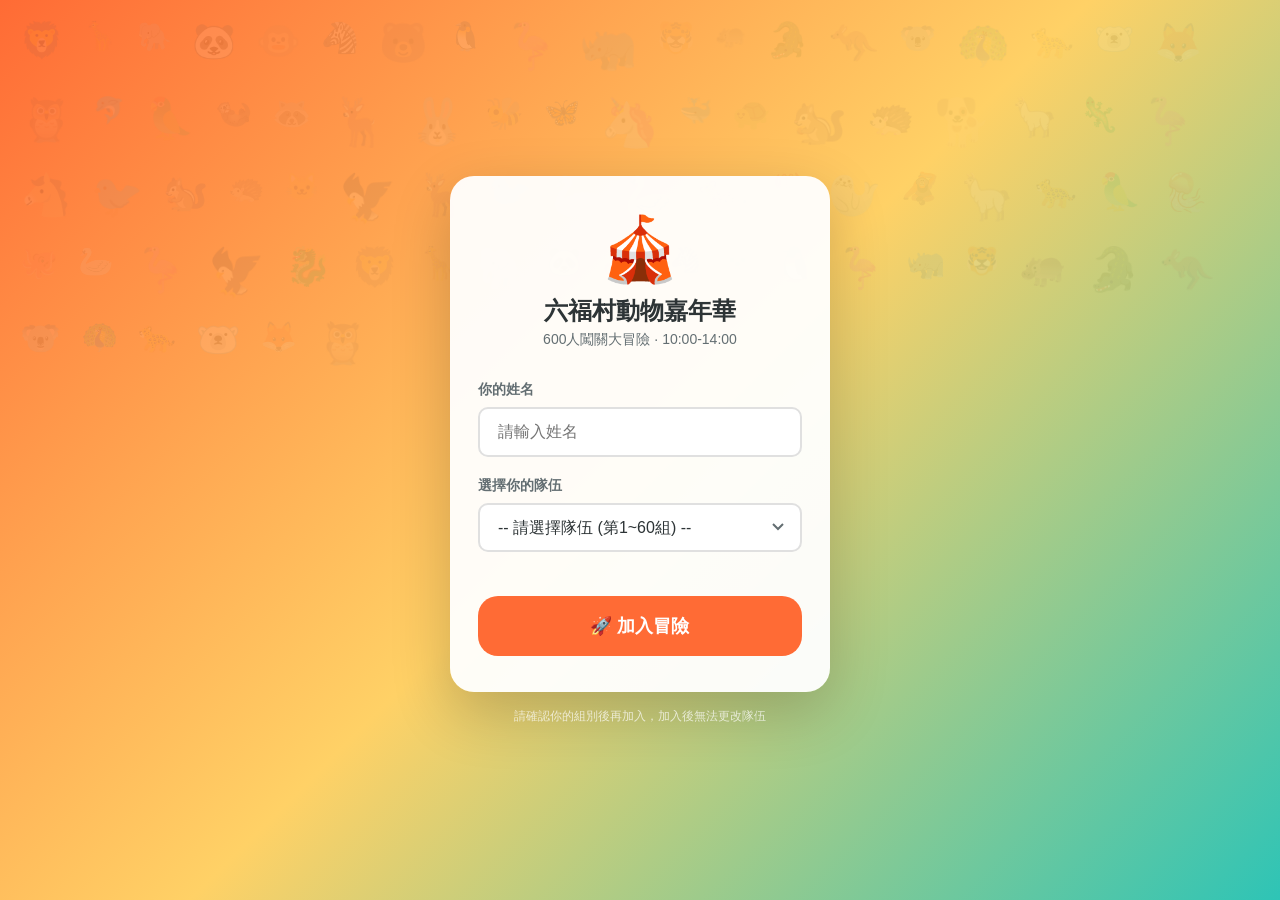
<file: scoreboard.html>
<!DOCTYPE html>
<html lang="zh-TW">
<head>
  <meta charset="UTF-8">
  <meta name="viewport" content="width=device-width, initial-scale=1.0, maximum-scale=1.0, user-scalable=no">
  <meta name="theme-color" content="#FF6B35">
  <link rel="manifest" href="manifest.json">
  <link rel="apple-touch-icon" href="assets/icons/icon-192.png">
  <title>排行榜 - 六福村動物嘉年華</title>
  <link rel="stylesheet" href="css/common.css">
  <style>
    .score-header {
      text-align: center; padding: 24px 0 16px;
    }
    .score-header h1 { font-size: 24px; }
    .score-header p { font-size: 13px; color: var(--text-light); }
    .score-tabs { display: flex; margin: 0 0 16px; gap: 0; }
    .score-tab {
      flex: 1; padding: 12px; text-align: center; font-size: 14px;
      font-weight: 600; border: none; background: #f0f0f0; cursor: pointer;
    }
    .score-tab:first-child { border-radius: 10px 0 0 10px; }
    .score-tab:last-child { border-radius: 0 10px 10px 0; }
    .score-tab.active { background: var(--primary); color: white; }
    .my-team { background: rgba(255,107,53,0.08); border-left: 3px solid var(--primary); }
    #gameSelector { display: none; margin-bottom: 12px; overflow-x: auto; }
    .game-chips { display: flex; gap: 8px; flex-wrap: wrap; }
    .game-chip {
      padding: 6px 14px; border-radius: 20px; border: 2px solid #e0e0e0;
      font-size: 13px; background: white; cursor: pointer; white-space: nowrap;
    }
    .game-chip.active { border-color: var(--primary); background: rgba(255,107,53,0.1); }
    .top3-podium {
      display: flex; align-items: flex-end; justify-content: center;
      gap: 12px; padding: 16px 0 24px; min-height: 180px;
    }
    .podium-item {
      text-align: center; flex: 1; max-width: 100px;
    }
    .podium-emoji { font-size: 36px; }
    .podium-name { font-size: 12px; font-weight: 700; margin: 4px 0; }
    .podium-score { font-size: 14px; font-weight: 800; color: var(--primary); }
    .podium-bar {
      border-radius: 8px 8px 0 0; margin-top: 8px;
      display: flex; align-items: flex-end; justify-content: center;
      color: white; font-weight: 900; font-size: 20px; padding-bottom: 8px;
    }
    .podium-1 .podium-bar { height: 100px; background: linear-gradient(to top, #FFD700, #FFA000); }
    .podium-2 .podium-bar { height: 70px; background: linear-gradient(to top, #C0C0C0, #9E9E9E); }
    .podium-3 .podium-bar { height: 50px; background: linear-gradient(to top, #CD7F32, #A1887F); }
    .auto-refresh { text-align:center; font-size:11px; color:#999; padding:8px; }
  </style>
</head>
<body>

<div class="top-bar">
  <button class="top-bar-back" onclick="window.location.href='map.html'">←</button>
  <div class="top-bar-title">🏆 即時戰報</div>
  <div style="width:40px;"></div>
</div>

<div class="page-container">
  <div class="score-header">
    <h1>🏆 即時積分戰報</h1>
    <p>每 5 秒自動更新</p>
  </div>

  <div class="score-tabs">
    <button class="score-tab active" data-tab="team" onclick="ScoreboardEngine.switchTab('team')">🏆 團隊排行</button>
    <button class="score-tab" data-tab="game" onclick="ScoreboardEngine.switchTab('game')">🎮 遊戲排行</button>
  </div>

  <div id="gameSelector">
    <div class="game-chips" id="gameChips"></div>
  </div>

  <div id="podium"></div>
  <div id="rankingList"></div>
  <div class="auto-refresh">🔄 自動更新中</div>
</div>

<script src="js/config.js"></script>
<script src="js/api.js"></script>
<script src="js/auth.js"></script>
<script src="js/audio.js"></script>
<script src="js/scoreboard-engine.js"></script>
<script>
  if (!Auth.requireLogin()) throw new Error('未登入');
  AudioEngine.init();
  API.init();

  // 遊戲選擇器
  const chipsEl = document.getElementById('gameChips');
  chipsEl.innerHTML = CONFIG.GAMES.map(g =>
    `<div class="game-chip${g.id === 'snake' ? ' active' : ''}" data-game="${g.id}" onclick="selectGameChip(this,'${g.id}')">${g.icon} ${g.name}</div>`
  ).join('');

  function selectGameChip(el, gameId) {
    document.querySelectorAll('.game-chip').forEach(c => c.classList.remove('active'));
    el.classList.add('active');
    ScoreboardEngine.selectGame(gameId);
  }

  ScoreboardEngine.init();
</script>

<script>
  if ('serviceWorker' in navigator) {
    navigator.serviceWorker.register('sw.js');
  }
</script>

</body>
</html>
</file>
<file: css/common.css>
/* ============================================================
   六福村動物嘉年華 - 共用樣式
   ============================================================ */

* { margin: 0; padding: 0; box-sizing: border-box; }

:root {
  --primary: #FF6B35;
  --primary-dark: #E55A2B;
  --secondary: #2EC4B6;
  --accent: #FFD166;
  --bg: #FFF8F0;
  --bg-dark: #1a1a2e;
  --text: #2D3436;
  --text-light: #636E72;
  --white: #FFFFFF;
  --shadow: 0 4px 15px rgba(0,0,0,0.1);
  --shadow-lg: 0 8px 30px rgba(0,0,0,0.15);
  --radius: 16px;
  --radius-sm: 10px;
  --safe-bottom: env(safe-area-inset-bottom, 0px);
}

html, body {
  font-family: -apple-system, BlinkMacSystemFont, 'Segoe UI', 'Noto Sans TC', sans-serif;
  background: var(--bg);
  color: var(--text);
  min-height: 100vh;
  overflow-x: hidden;
  -webkit-text-size-adjust: 100%;
  -webkit-tap-highlight-color: transparent;
}

/* === 按鈕 === */
.btn {
  display: inline-flex;
  align-items: center;
  justify-content: center;
  gap: 8px;
  padding: 14px 28px;
  border: none;
  border-radius: var(--radius);
  font-size: 16px;
  font-weight: 700;
  cursor: pointer;
  transition: all 0.2s;
  -webkit-user-select: none;
  user-select: none;
  touch-action: manipulation;
}
.btn:active { transform: scale(0.96); }
.btn-primary { background: var(--primary); color: var(--white); }
.btn-primary:active { background: var(--primary-dark); }
.btn-secondary { background: var(--secondary); color: var(--white); }
.btn-accent { background: var(--accent); color: var(--text); }
.btn-outline { background: transparent; border: 2px solid var(--primary); color: var(--primary); }
.btn-block { width: 100%; }
.btn-lg { padding: 18px 32px; font-size: 18px; border-radius: 20px; }
.btn-sm { padding: 8px 16px; font-size: 14px; border-radius: 8px; }
.btn:disabled { opacity: 0.5; pointer-events: none; }

/* === 輸入框 === */
.input, .select {
  width: 100%;
  padding: 14px 18px;
  border: 2px solid #E0E0E0;
  border-radius: var(--radius-sm);
  font-size: 16px;
  background: var(--white);
  color: var(--text);
  transition: border-color 0.2s;
  -webkit-appearance: none;
}
.input:focus, .select:focus {
  outline: none;
  border-color: var(--primary);
}
.select {
  background-image: url("data:image/svg+xml,%3Csvg xmlns='http://www.w3.org/2000/svg' width='12' height='8'%3E%3Cpath d='M1 1l5 5 5-5' stroke='%23636E72' stroke-width='2' fill='none'/%3E%3C/svg%3E");
  background-repeat: no-repeat;
  background-position: right 16px center;
  padding-right: 40px;
}

/* === 表單群組 === */
.form-group {
  margin-bottom: 20px;
}
.form-label {
  display: block;
  font-size: 14px;
  font-weight: 600;
  color: var(--text-light);
  margin-bottom: 8px;
}

/* === 卡片 === */
.card {
  background: var(--white);
  border-radius: var(--radius);
  padding: 20px;
  box-shadow: var(--shadow);
}

/* === 通知欄 === */
#notification-bar {
  position: fixed;
  top: -80px;
  left: 50%;
  transform: translateX(-50%);
  width: calc(100% - 32px);
  max-width: 400px;
  background: var(--bg-dark);
  color: var(--white);
  border-radius: var(--radius);
  padding: 14px 18px;
  z-index: 9999;
  transition: top 0.4s cubic-bezier(0.68, -0.55, 0.27, 1.55);
  box-shadow: var(--shadow-lg);
}
#notification-bar.show { top: 16px; }
.notification-content {
  display: flex;
  align-items: center;
  gap: 10px;
  cursor: pointer;
}
.notification-icon { font-size: 20px; }
.notification-text { flex: 1; font-size: 14px; line-height: 1.4; }
.notification-time { font-size: 12px; color: #999; }

/* === 訊息面板 === */
#message-panel {
  position: fixed;
  top: 0; left: 0; right: 0; bottom: 0;
  background: var(--bg);
  z-index: 9998;
  transform: translateY(100%);
  transition: transform 0.3s ease;
  overflow-y: auto;
  padding: 0;
}
#message-panel.show { transform: translateY(0); }
.msg-item {
  background: var(--white);
  border-radius: var(--radius-sm);
  padding: 14px;
  margin-bottom: 12px;
  box-shadow: 0 2px 8px rgba(0,0,0,0.06);
}
.msg-header { display: flex; justify-content: space-between; margin-bottom: 8px; }
.msg-icon { font-size: 18px; }
.msg-time { font-size: 12px; color: var(--text-light); }
.msg-body p { font-size: 15px; line-height: 1.5; }
.msg-image { width: 100%; border-radius: 8px; margin-top: 8px; }
.msg-empty { text-align: center; padding: 40px; color: var(--text-light); }

/* === 頂部導航列 === */
.top-bar {
  position: fixed;
  top: 0; left: 0; right: 0;
  height: 56px;
  background: var(--white);
  display: flex;
  align-items: center;
  padding: 0 16px;
  box-shadow: 0 2px 10px rgba(0,0,0,0.08);
  z-index: 100;
}
.top-bar-title {
  flex: 1;
  font-size: 17px;
  font-weight: 700;
  text-align: center;
}
.top-bar-back, .top-bar-action {
  width: 40px; height: 40px;
  display: flex; align-items: center; justify-content: center;
  font-size: 20px; cursor: pointer;
  border: none; background: none;
}

/* === 底部 Tab Bar === */
.tab-bar {
  position: fixed;
  bottom: 0; left: 0; right: 0;
  height: calc(60px + var(--safe-bottom));
  padding-bottom: var(--safe-bottom);
  background: var(--white);
  display: flex;
  box-shadow: 0 -2px 10px rgba(0,0,0,0.08);
  z-index: 100;
}
.tab-item {
  flex: 1;
  display: flex;
  flex-direction: column;
  align-items: center;
  justify-content: center;
  gap: 2px;
  font-size: 10px;
  color: var(--text-light);
  cursor: pointer;
  transition: color 0.2s;
  border: none;
  background: none;
  -webkit-user-select: none;
}
.tab-item.active { color: var(--primary); }
.tab-icon { font-size: 22px; }
.tab-badge {
  position: absolute;
  top: 4px;
  right: calc(50% - 18px);
  background: #FF3B30;
  color: white;
  font-size: 10px;
  width: 16px; height: 16px;
  border-radius: 50%;
  display: flex; align-items: center; justify-content: center;
}

/* === 頁面容器 === */
.page-container {
  padding: 72px 16px calc(76px + var(--safe-bottom));
  min-height: 100vh;
}

/* === Loading === */
.loading-overlay {
  position: fixed;
  top: 0; left: 0; right: 0; bottom: 0;
  background: rgba(255,255,255,0.9);
  display: flex;
  flex-direction: column;
  align-items: center;
  justify-content: center;
  z-index: 10000;
}
.spinner {
  width: 40px; height: 40px;
  border: 4px solid #eee;
  border-top-color: var(--primary);
  border-radius: 50%;
  animation: spin 0.8s linear infinite;
}
@keyframes spin { to { transform: rotate(360deg); } }

/* === 動畫 === */
@keyframes fadeIn {
  from { opacity: 0; transform: translateY(10px); }
  to { opacity: 1; transform: translateY(0); }
}
@keyframes slideUp {
  from { transform: translateY(100%); }
  to { transform: translateY(0); }
}
@keyframes pulse {
  0%, 100% { transform: scale(1); opacity: 1; }
  50% { transform: scale(1.2); opacity: 0.7; }
}
.fade-in { animation: fadeIn 0.4s ease; }
.pulse { animation: pulse 2s infinite; }

/* === 排行榜 === */
.rank-item {
  display: flex;
  align-items: center;
  padding: 12px 16px;
  border-bottom: 1px solid #f0f0f0;
  transition: all 0.3s;
}
.rank-number {
  width: 32px;
  font-size: 16px;
  font-weight: 700;
  color: var(--text-light);
}
.rank-number.top1 { color: #FFD700; font-size: 20px; }
.rank-number.top2 { color: #C0C0C0; font-size: 18px; }
.rank-number.top3 { color: #CD7F32; font-size: 18px; }
.rank-emoji { font-size: 28px; margin-right: 12px; }
.rank-name { flex: 1; font-size: 15px; font-weight: 600; }
.rank-score { font-size: 16px; font-weight: 700; color: var(--primary); }
.rank-bar {
  height: 4px;
  background: linear-gradient(90deg, var(--primary), var(--accent));
  border-radius: 2px;
  margin-top: 4px;
  transition: width 0.6s ease;
}

/* === 遊戲相關 === */
.game-canvas-container {
  position: relative;
  width: 100%;
  aspect-ratio: 9/16;
  max-height: calc(100vh - 140px);
  background: #000;
  border-radius: var(--radius);
  overflow: hidden;
  touch-action: none;
}
.game-canvas-container canvas {
  width: 100%;
  height: 100%;
  display: block;
}
.game-hud {
  position: absolute;
  top: 0; left: 0; right: 0;
  padding: 12px 16px;
  display: flex;
  justify-content: space-between;
  color: white;
  font-weight: 700;
  font-size: 18px;
  text-shadow: 0 1px 3px rgba(0,0,0,0.5);
  z-index: 10;
  pointer-events: none;
}
.game-score-display { font-size: 24px; }
.game-timer { font-size: 20px; }
.game-combo {
  position: absolute;
  top: 50%;
  left: 50%;
  transform: translate(-50%, -50%);
  font-size: 36px;
  font-weight: 900;
  color: var(--accent);
  text-shadow: 0 2px 8px rgba(0,0,0,0.3);
  pointer-events: none;
  animation: comboPopup 0.5s ease-out;
}
@keyframes comboPopup {
  0% { transform: translate(-50%, -50%) scale(0.5); opacity: 0; }
  50% { transform: translate(-50%, -50%) scale(1.2); opacity: 1; }
  100% { transform: translate(-50%, -50%) scale(1); opacity: 1; }
}

/* === 遊戲結果畫面 === */
.game-result-overlay {
  position: absolute;
  top: 0; left: 0; right: 0; bottom: 0;
  background: rgba(0,0,0,0.85);
  display: flex;
  flex-direction: column;
  align-items: center;
  justify-content: center;
  z-index: 20;
  animation: fadeIn 0.3s ease;
}
.game-result-score {
  font-size: 56px;
  font-weight: 900;
  color: var(--accent);
  text-shadow: 0 4px 20px rgba(255,209,102,0.5);
}
.game-result-label {
  font-size: 16px;
  color: #ccc;
  margin-bottom: 8px;
}
.game-result-rank {
  font-size: 20px;
  color: var(--white);
  margin: 16px 0 24px;
}

/* === 地圖 === */
.map-container {
  position: fixed;
  top: 56px;
  left: 0; right: 0;
  bottom: calc(60px + var(--safe-bottom));
  overflow: hidden;
  background: #e8f5e9;
}
.map-viewport {
  position: absolute;
  width: 100%;
  height: 100%;
  overflow: auto;
  -webkit-overflow-scrolling: touch;
}
.map-canvas {
  position: relative;
  transform-origin: 0 0;
}
.map-pin {
  position: absolute;
  transform: translate(-50%, -100%);
  cursor: pointer;
  transition: transform 0.2s;
  z-index: 10;
}
.map-pin:active { transform: translate(-50%, -100%) scale(1.2); }
.map-pin-icon { font-size: 32px; filter: drop-shadow(0 2px 4px rgba(0,0,0,0.3)); }
.map-pin-label {
  position: absolute;
  bottom: -18px;
  left: 50%;
  transform: translateX(-50%);
  font-size: 10px;
  font-weight: 700;
  white-space: nowrap;
  background: rgba(255,255,255,0.9);
  padding: 2px 6px;
  border-radius: 4px;
}
.player-dot {
  position: absolute;
  width: 16px; height: 16px;
  background: #2196F3;
  border: 3px solid white;
  border-radius: 50%;
  transform: translate(-50%, -50%);
  z-index: 20;
  box-shadow: 0 0 10px rgba(33,150,243,0.5);
  animation: pulse 2s infinite;
}
.player-dot-range {
  position: absolute;
  border: 2px solid rgba(33,150,243,0.3);
  background: rgba(33,150,243,0.1);
  border-radius: 50%;
  transform: translate(-50%, -50%);
  z-index: 19;
}

/* === 照片 === */
.photo-preview {
  position: relative;
  width: 100%;
  aspect-ratio: 1;
  border-radius: var(--radius);
  overflow: hidden;
  background: #f0f0f0;
}
.photo-preview canvas {
  width: 100%;
  height: 100%;
  object-fit: cover;
}
.photo-frame-selector {
  display: flex;
  gap: 12px;
  overflow-x: auto;
  padding: 12px 0;
  -webkit-overflow-scrolling: touch;
}
.photo-frame-option {
  width: 60px; height: 60px;
  border-radius: 8px;
  border: 2px solid transparent;
  cursor: pointer;
  flex-shrink: 0;
}
.photo-frame-option.active { border-color: var(--primary); }
</file>
